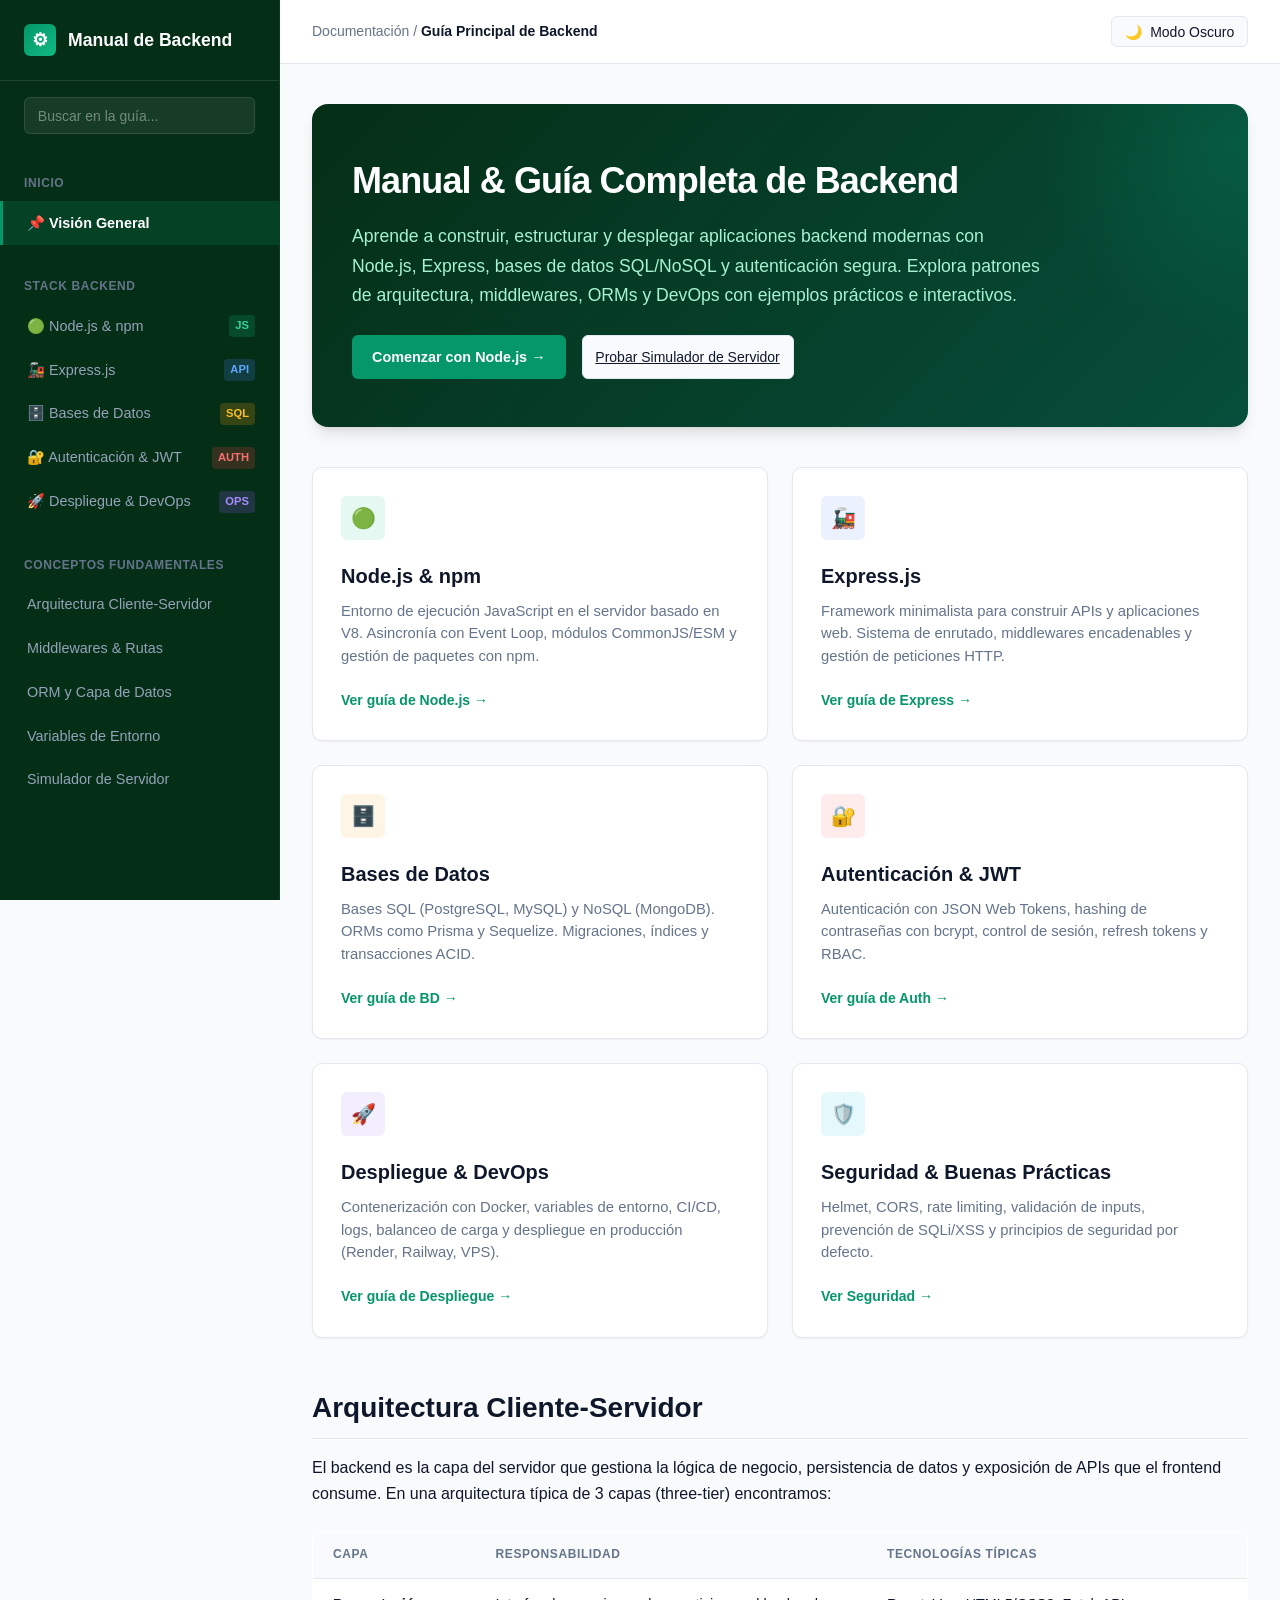
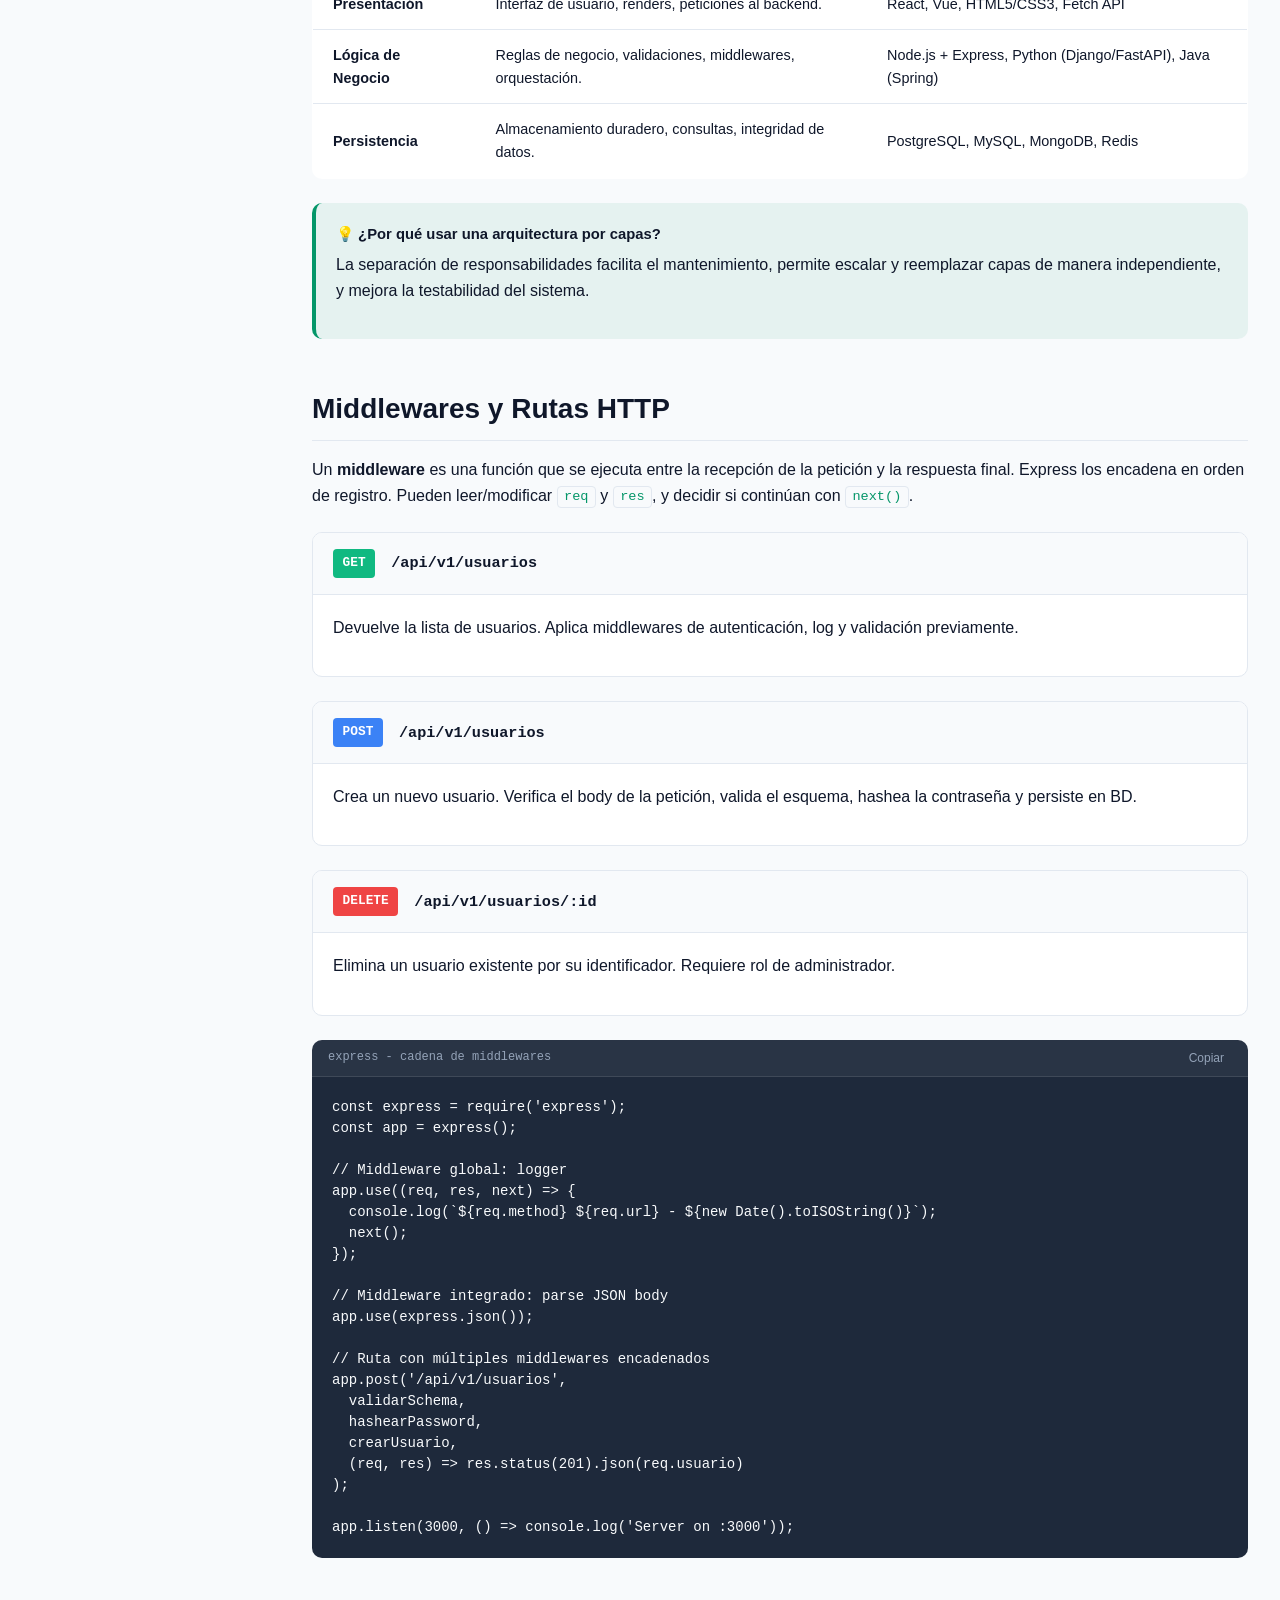
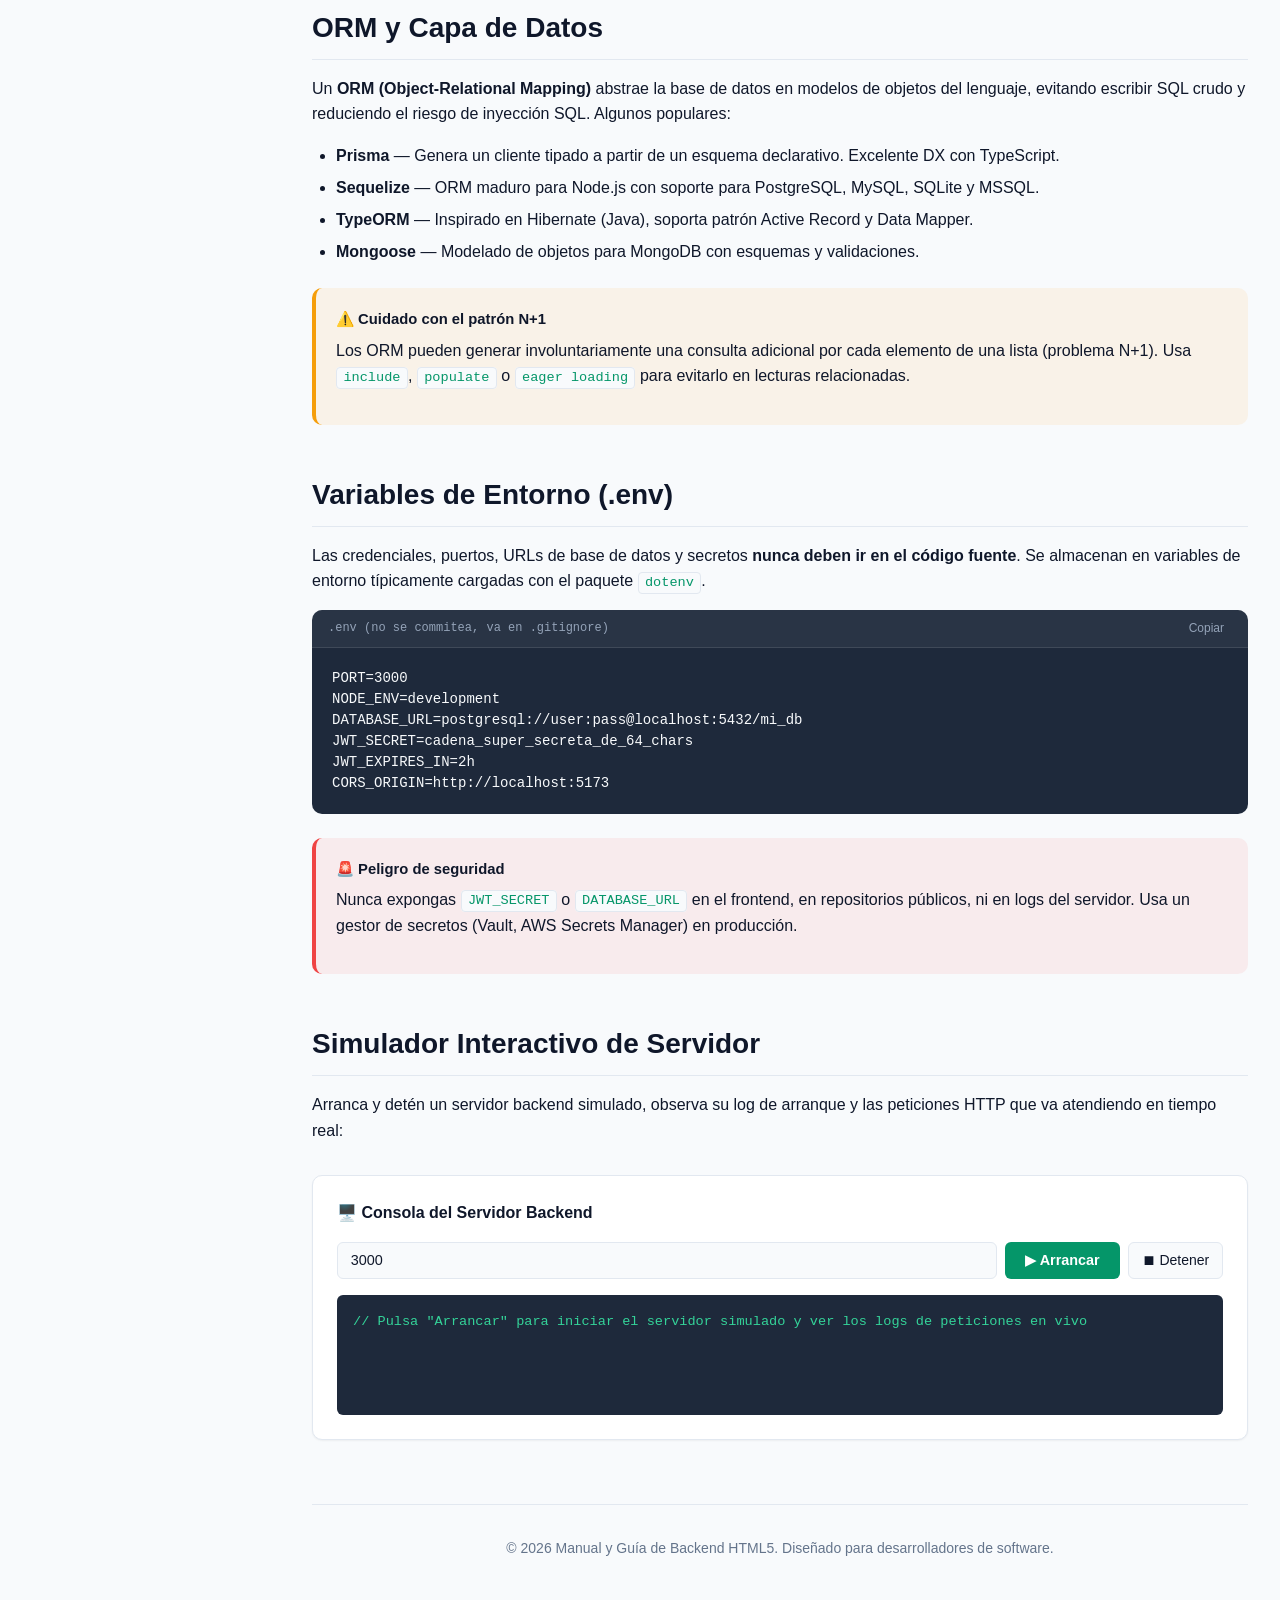
<file: index.html>
<!DOCTYPE html>
<html lang="es">
<head>
  <meta charset="UTF-8">
  <meta name="viewport" content="width=device-width, initial-scale=1.0">
  <title>Manual y Guía Completa de Backend | HTML5 Documentation</title>
  <link rel="stylesheet" href="css/styles.css">
</head>
<body>

  <!-- Lateral Sidebar Navigation -->
  <aside class="sidebar" id="sidebar">
    <div class="sidebar-header">
      <div class="logo-icon">⚙</div>
      <h1>Manual de Backend</h1>
    </div>

    <div class="sidebar-search">
      <input type="text" id="sidebar-search-input" placeholder="Buscar en la guía..." aria-label="Buscar temas">
    </div>

    <nav class="sidebar-nav">
      <div class="nav-group">
        <div class="nav-title">Inicio</div>
        <a href="index.html" class="nav-link active">
          <span>📌 Visión General</span>
        </a>
      </div>

      <div class="nav-group">
        <div class="nav-title">Stack Backend</div>
        <a href="backend/nodejs.html" class="nav-link">
          <span>🟢 Node.js & npm</span>
          <span class="nav-badge badge-node">JS</span>
        </a>
        <a href="backend/express.html" class="nav-link">
          <span>🚂 Express.js</span>
          <span class="nav-badge badge-express">API</span>
        </a>
        <a href="backend/databases.html" class="nav-link">
          <span>🗄️ Bases de Datos</span>
          <span class="nav-badge badge-db">SQL</span>
        </a>
        <a href="backend/auth.html" class="nav-link">
          <span>🔐 Autenticación & JWT</span>
          <span class="nav-badge badge-auth">AUTH</span>
        </a>
        <a href="backend/deploy.html" class="nav-link">
          <span>🚀 Despliegue & DevOps</span>
          <span class="nav-badge badge-deploy">OPS</span>
        </a>
      </div>

      <div class="nav-group">
        <div class="nav-title">Conceptos Fundamentales</div>
        <a href="#arquitectura" class="nav-link"><span>Arquitectura Cliente-Servidor</span></a>
        <a href="#middlewares" class="nav-link"><span>Middlewares & Rutas</span></a>
        <a href="#orm" class="nav-link"><span>ORM y Capa de Datos</span></a>
        <a href="#variables" class="nav-link"><span>Variables de Entorno</span></a>
        <a href="#simulador" class="nav-link"><span>Simulador de Servidor</span></a>
      </div>
    </nav>
  </aside>

  <!-- Main Workspace Content -->
  <div class="main-wrapper">
    <!-- Header Topbar -->
    <header class="top-bar">
      <div class="top-bar-left">
        <button class="menu-toggle" id="menu-toggle" aria-label="Abrir Menú">☰</button>
        <div class="breadcrumb">Documentación / <span>Guía Principal de Backend</span></div>
      </div>
      <div class="top-bar-actions">
        <button class="theme-toggle" id="theme-toggle-btn">
          <span class="theme-icon">🌙</span>
          <span class="theme-text">Modo Oscuro</span>
        </button>
      </div>
    </header>

    <!-- Main Container -->
    <main class="content-container">

      <!-- Hero Header Card -->
      <section class="hero-card">
        <h2>Manual & Guía Completa de Backend</h2>
        <p>Aprende a construir, estructurar y desplegar aplicaciones backend modernas con Node.js, Express, bases de datos SQL/NoSQL y autenticación segura. Explora patrones de arquitectura, middlewares, ORMs y DevOps con ejemplos prácticos e interactivos.</p>
        <div class="hero-actions">
          <a href="backend/nodejs.html" class="btn-primary">Comenzar con Node.js →</a>
          <a href="#simulador" class="btn-secondary">Probar Simulador de Servidor</a>
        </div>
      </section>

      <!-- Architecture Overview Cards -->
      <section class="cards-grid">
        <article class="card">
          <div class="card-icon green">🟢</div>
          <h3>Node.js & npm</h3>
          <p>Entorno de ejecución JavaScript en el servidor basado en V8. Asincronía con Event Loop, módulos CommonJS/ESM y gestión de paquetes con npm.</p>
          <a href="backend/nodejs.html" class="card-link">Ver guía de Node.js →</a>
        </article>

        <article class="card">
          <div class="card-icon blue">🚂</div>
          <h3>Express.js</h3>
          <p>Framework minimalista para construir APIs y aplicaciones web. Sistema de enrutado, middlewares encadenables y gestión de peticiones HTTP.</p>
          <a href="backend/express.html" class="card-link">Ver guía de Express →</a>
        </article>

        <article class="card">
          <div class="card-icon amber">🗄️</div>
          <h3>Bases de Datos</h3>
          <p>Bases SQL (PostgreSQL, MySQL) y NoSQL (MongoDB). ORMs como Prisma y Sequelize. Migraciones, índices y transacciones ACID.</p>
          <a href="backend/databases.html" class="card-link">Ver guía de BD →</a>
        </article>

        <article class="card">
          <div class="card-icon red">🔐</div>
          <h3>Autenticación & JWT</h3>
          <p>Autenticación con JSON Web Tokens, hashing de contraseñas con bcrypt, control de sesión, refresh tokens y RBAC.</p>
          <a href="backend/auth.html" class="card-link">Ver guía de Auth →</a>
        </article>

        <article class="card">
          <div class="card-icon purple">🚀</div>
          <h3>Despliegue & DevOps</h3>
          <p>Contenerización con Docker, variables de entorno, CI/CD, logs, balanceo de carga y despliegue en producción (Render, Railway, VPS).</p>
          <a href="backend/deploy.html" class="card-link">Ver guía de Despliegue →</a>
        </article>

        <article class="card">
          <div class="card-icon cyan">🛡️</div>
          <h3>Seguridad & Buenas Prácticas</h3>
          <p>Helmet, CORS, rate limiting, validación de inputs, prevención de SQLi/XSS y principios de seguridad por defecto.</p>
          <a href="backend/auth.html" class="card-link">Ver Seguridad →</a>
        </article>
      </section>

      <!-- Section: Arquitectura Cliente-Servidor -->
      <section class="doc-section" id="arquitectura">
        <h2>Arquitectura Cliente-Servidor</h2>
        <p>El backend es la capa del servidor que gestiona la lógica de negocio, persistencia de datos y exposición de APIs que el frontend consume. En una arquitectura típica de 3 capas (three-tier) encontramos:</p>

        <div class="table-wrapper">
          <table>
            <thead>
              <tr>
                <th>Capa</th>
                <th>Responsabilidad</th>
                <th>Tecnologías típicas</th>
              </tr>
            </thead>
            <tbody>
              <tr>
                <td><strong>Presentación</strong></td>
                <td>Interfaz de usuario, renders, peticiones al backend.</td>
                <td>React, Vue, HTML5/CSS3, Fetch API</td>
              </tr>
              <tr>
                <td><strong>Lógica de Negocio</strong></td>
                <td>Reglas de negocio, validaciones, middlewares, orquestación.</td>
                <td>Node.js + Express, Python (Django/FastAPI), Java (Spring)</td>
              </tr>
              <tr>
                <td><strong>Persistencia</strong></td>
                <td>Almacenamiento duradero, consultas, integridad de datos.</td>
                <td>PostgreSQL, MySQL, MongoDB, Redis</td>
              </tr>
            </tbody>
          </table>
        </div>

        <div class="callout callout-info">
          <div class="callout-title">💡 ¿Por qué usar una arquitectura por capas?</div>
          <p>La separación de responsabilidades facilita el mantenimiento, permite escalar y reemplazar capas de manera independiente, y mejora la testabilidad del sistema.</p>
        </div>
      </section>

      <!-- Section: Middlewares y Rutas -->
      <section class="doc-section" id="middlewares">
        <h2>Middlewares y Rutas HTTP</h2>
        <p>Un <strong>middleware</strong> es una función que se ejecuta entre la recepción de la petición y la respuesta final. Express los encadena en orden de registro. Pueden leer/modificar <code>req</code> y <code>res</code>, y decidir si continúan con <code>next()</code>.</p>

        <div class="endpoint-box">
          <div class="endpoint-header">
            <span class="method-tag get">GET</span>
            <span class="endpoint-path">/api/v1/usuarios</span>
          </div>
          <div class="endpoint-body">
            <p>Devuelve la lista de usuarios. Aplica middlewares de autenticación, log y validación previamente.</p>
          </div>
        </div>

        <div class="endpoint-box">
          <div class="endpoint-header">
            <span class="method-tag post">POST</span>
            <span class="endpoint-path">/api/v1/usuarios</span>
          </div>
          <div class="endpoint-body">
            <p>Crea un nuevo usuario. Verifica el body de la petición, valida el esquema, hashea la contraseña y persiste en BD.</p>
          </div>
        </div>

        <div class="endpoint-box">
          <div class="endpoint-header">
            <span class="method-tag delete">DELETE</span>
            <span class="endpoint-path">/api/v1/usuarios/:id</span>
          </div>
          <div class="endpoint-body">
            <p>Elimina un usuario existente por su identificador. Requiere rol de administrador.</p>
          </div>
        </div>

        <div class="code-wrapper">
          <div class="code-header">
            <span>express - cadena de middlewares</span>
            <button class="copy-btn">Copiar</button>
          </div>
          <pre><code>const express = require('express');
const app = express();

// Middleware global: logger
app.use((req, res, next) => {
  console.log(`${req.method} ${req.url} - ${new Date().toISOString()}`);
  next();
});

// Middleware integrado: parse JSON body
app.use(express.json());

// Ruta con múltiples middlewares encadenados
app.post('/api/v1/usuarios',
  validarSchema,
  hashearPassword,
  crearUsuario,
  (req, res) => res.status(201).json(req.usuario)
);

app.listen(3000, () => console.log('Server on :3000'));</code></pre>
        </div>
      </section>

      <!-- Section: ORM -->
      <section class="doc-section" id="orm">
        <h2>ORM y Capa de Datos</h2>
        <p>Un <strong>ORM (Object-Relational Mapping)</strong> abstrae la base de datos en modelos de objetos del lenguaje, evitando escribir SQL crudo y reduciendo el riesgo de inyección SQL. Algunos populares:</p>

        <ul>
          <li><strong>Prisma</strong> — Genera un cliente tipado a partir de un esquema declarativo. Excelente DX con TypeScript.</li>
          <li><strong>Sequelize</strong> — ORM maduro para Node.js con soporte para PostgreSQL, MySQL, SQLite y MSSQL.</li>
          <li><strong>TypeORM</strong> — Inspirado en Hibernate (Java), soporta patrón Active Record y Data Mapper.</li>
          <li><strong>Mongoose</strong> — Modelado de objetos para MongoDB con esquemas y validaciones.</li>
        </ul>

        <div class="callout callout-warning">
          <div class="callout-title">⚠️ Cuidado con el patrón N+1</div>
          <p>Los ORM pueden generar involuntariamente una consulta adicional por cada elemento de una lista (problema N+1). Usa <code>include</code>, <code>populate</code> o <code>eager loading</code> para evitarlo en lecturas relacionadas.</p>
        </div>
      </section>

      <!-- Section: Variables de Entorno -->
      <section class="doc-section" id="variables">
        <h2>Variables de Entorno (.env)</h2>
        <p>Las credenciales, puertos, URLs de base de datos y secretos <strong>nunca deben ir en el código fuente</strong>. Se almacenan en variables de entorno típicamente cargadas con el paquete <code>dotenv</code>.</p>

        <div class="code-wrapper">
          <div class="code-header">
            <span>.env (no se commitea, va en .gitignore)</span>
            <button class="copy-btn">Copiar</button>
          </div>
          <pre><code>PORT=3000
NODE_ENV=development
DATABASE_URL=postgresql://user:pass@localhost:5432/mi_db
JWT_SECRET=cadena_super_secreta_de_64_chars
JWT_EXPIRES_IN=2h
CORS_ORIGIN=http://localhost:5173</code></pre>
        </div>

        <div class="callout callout-danger">
          <div class="callout-title">🚨 Peligro de seguridad</div>
          <p>Nunca expongas <code>JWT_SECRET</code> o <code>DATABASE_URL</code> en el frontend, en repositorios públicos, ni en logs del servidor. Usa un gestor de secretos (Vault, AWS Secrets Manager) en producción.</p>
        </div>
      </section>

      <!-- Interactive Server Simulator -->
      <section class="doc-section" id="simulador">
        <h2>Simulador Interactivo de Servidor</h2>
        <p>Arranca y detén un servidor backend simulado, observa su log de arranque y las peticiones HTTP que va atendiendo en tiempo real:</p>

        <div class="tester-box">
          <div class="tester-title">🖥️ Consola del Servidor Backend</div>
          <div class="tester-controls">
            <input type="text" id="server-port" value="3000" placeholder="Puerto">
            <button class="btn-primary" id="server-start-btn">▶ Arrancar</button>
            <button class="btn-secondary" id="server-stop-btn">⏹ Detener</button>
          </div>
          <div class="response-box" id="server-log">// Pulsa "Arrancar" para iniciar el servidor simulado y ver los logs de peticiones en vivo</div>
        </div>
      </section>

      <!-- Footer -->
      <footer>
        <p>© 2026 Manual y Guía de Backend HTML5. Diseñado para desarrolladores de software.</p>
      </footer>

    </main>
  </div>

  <script src="js/app.js"></script>
</body>
</html>
</file>
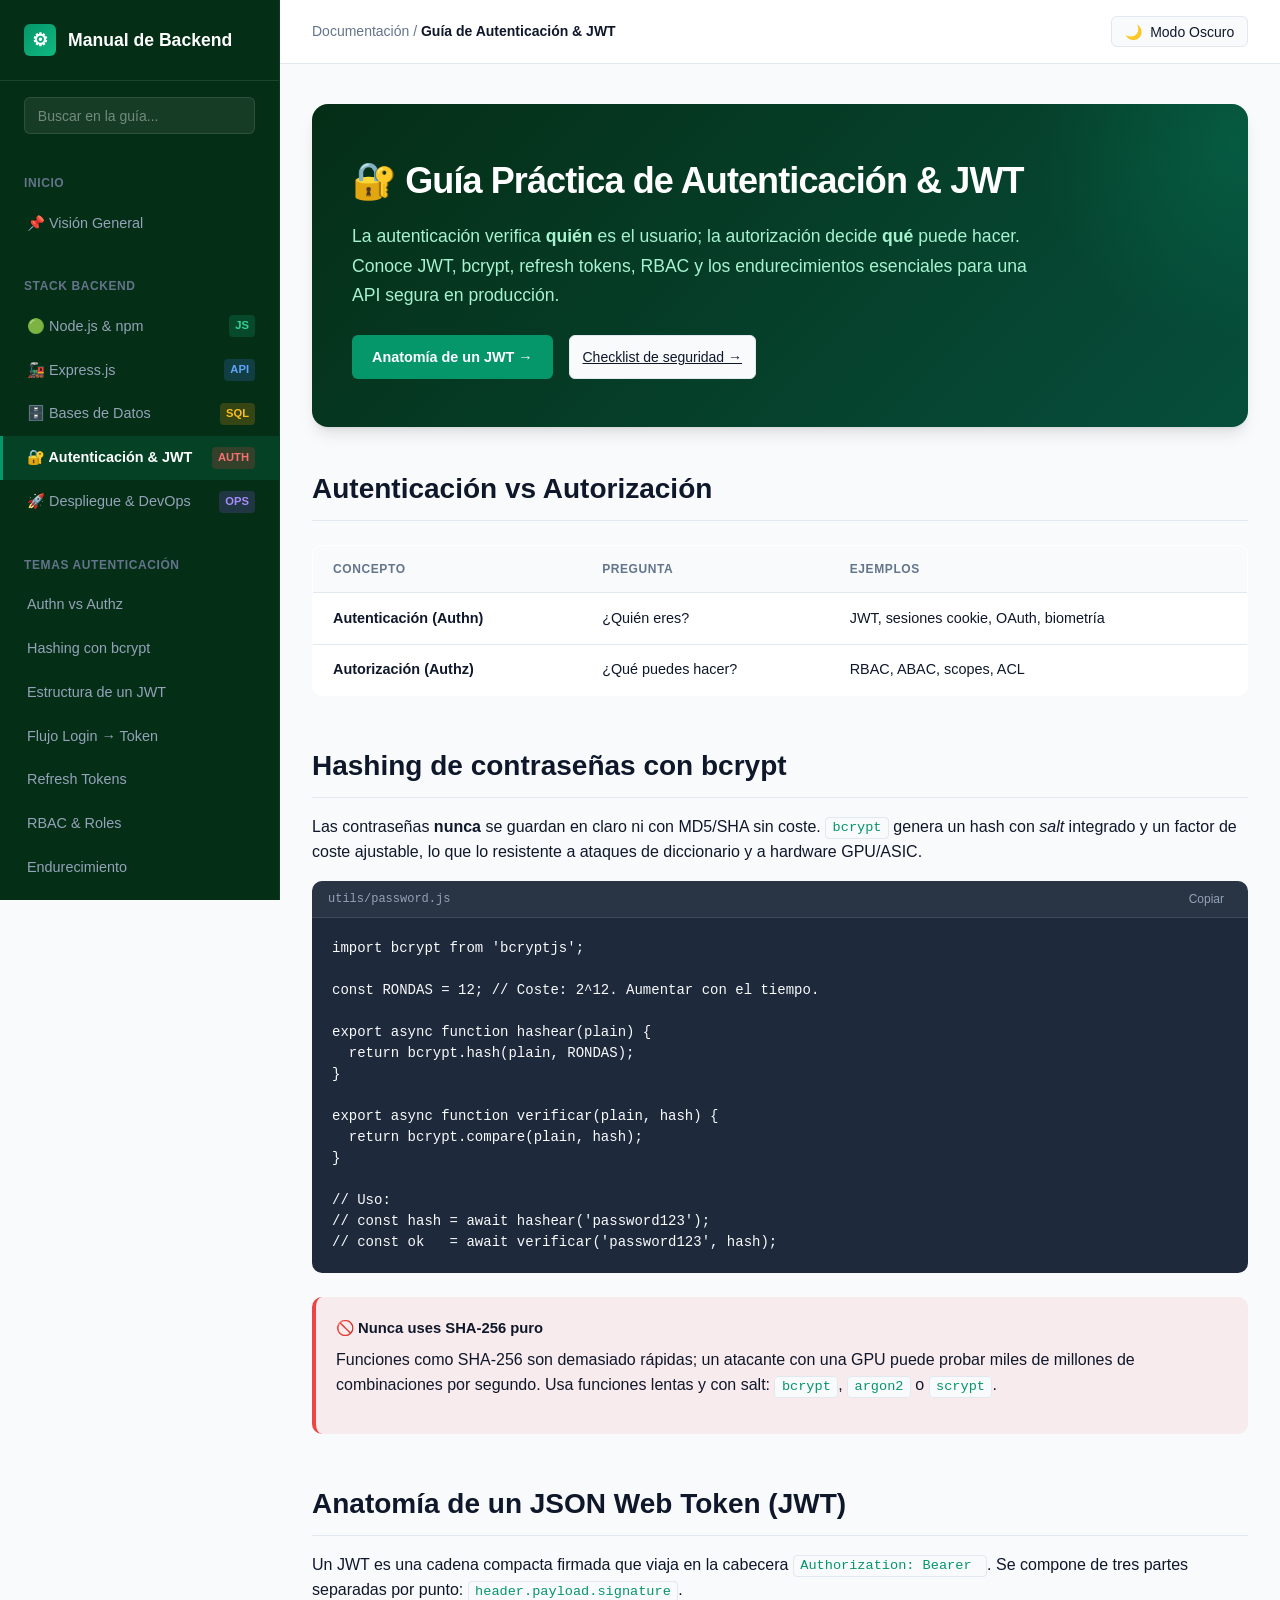
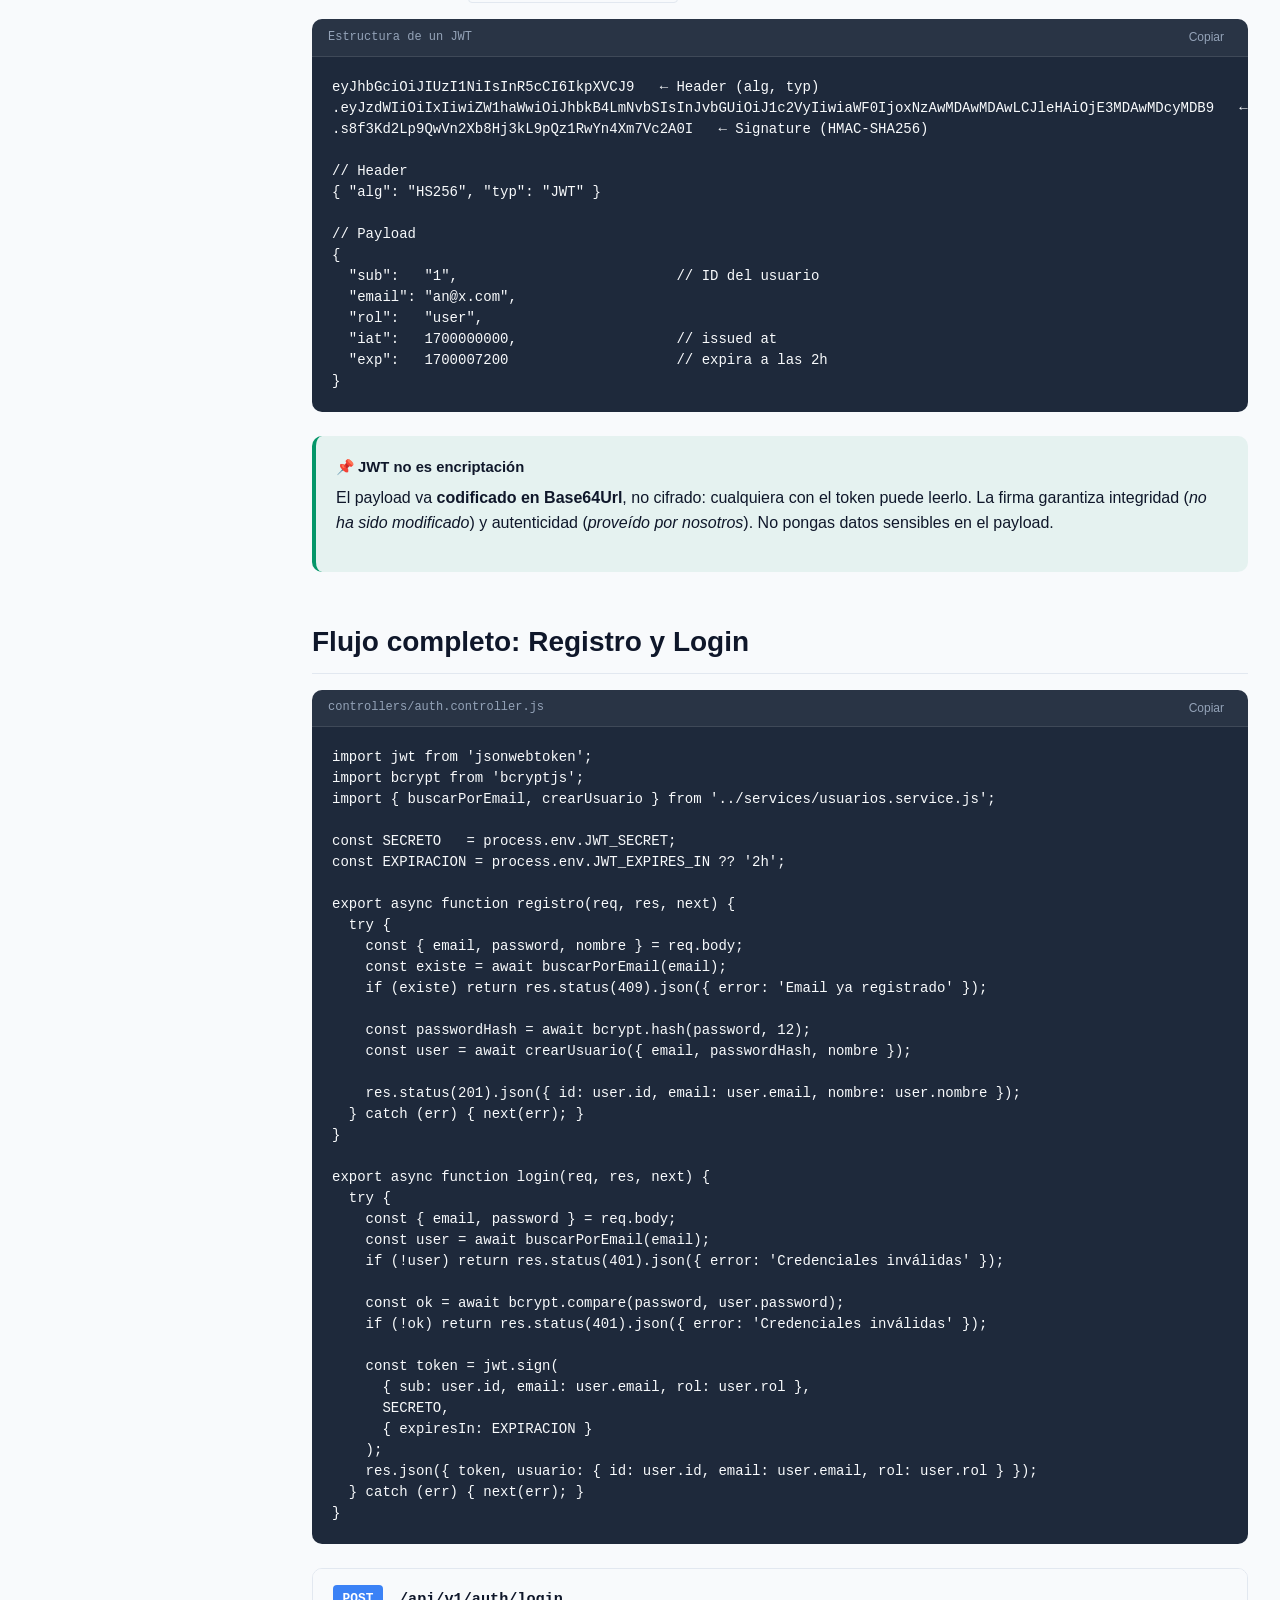
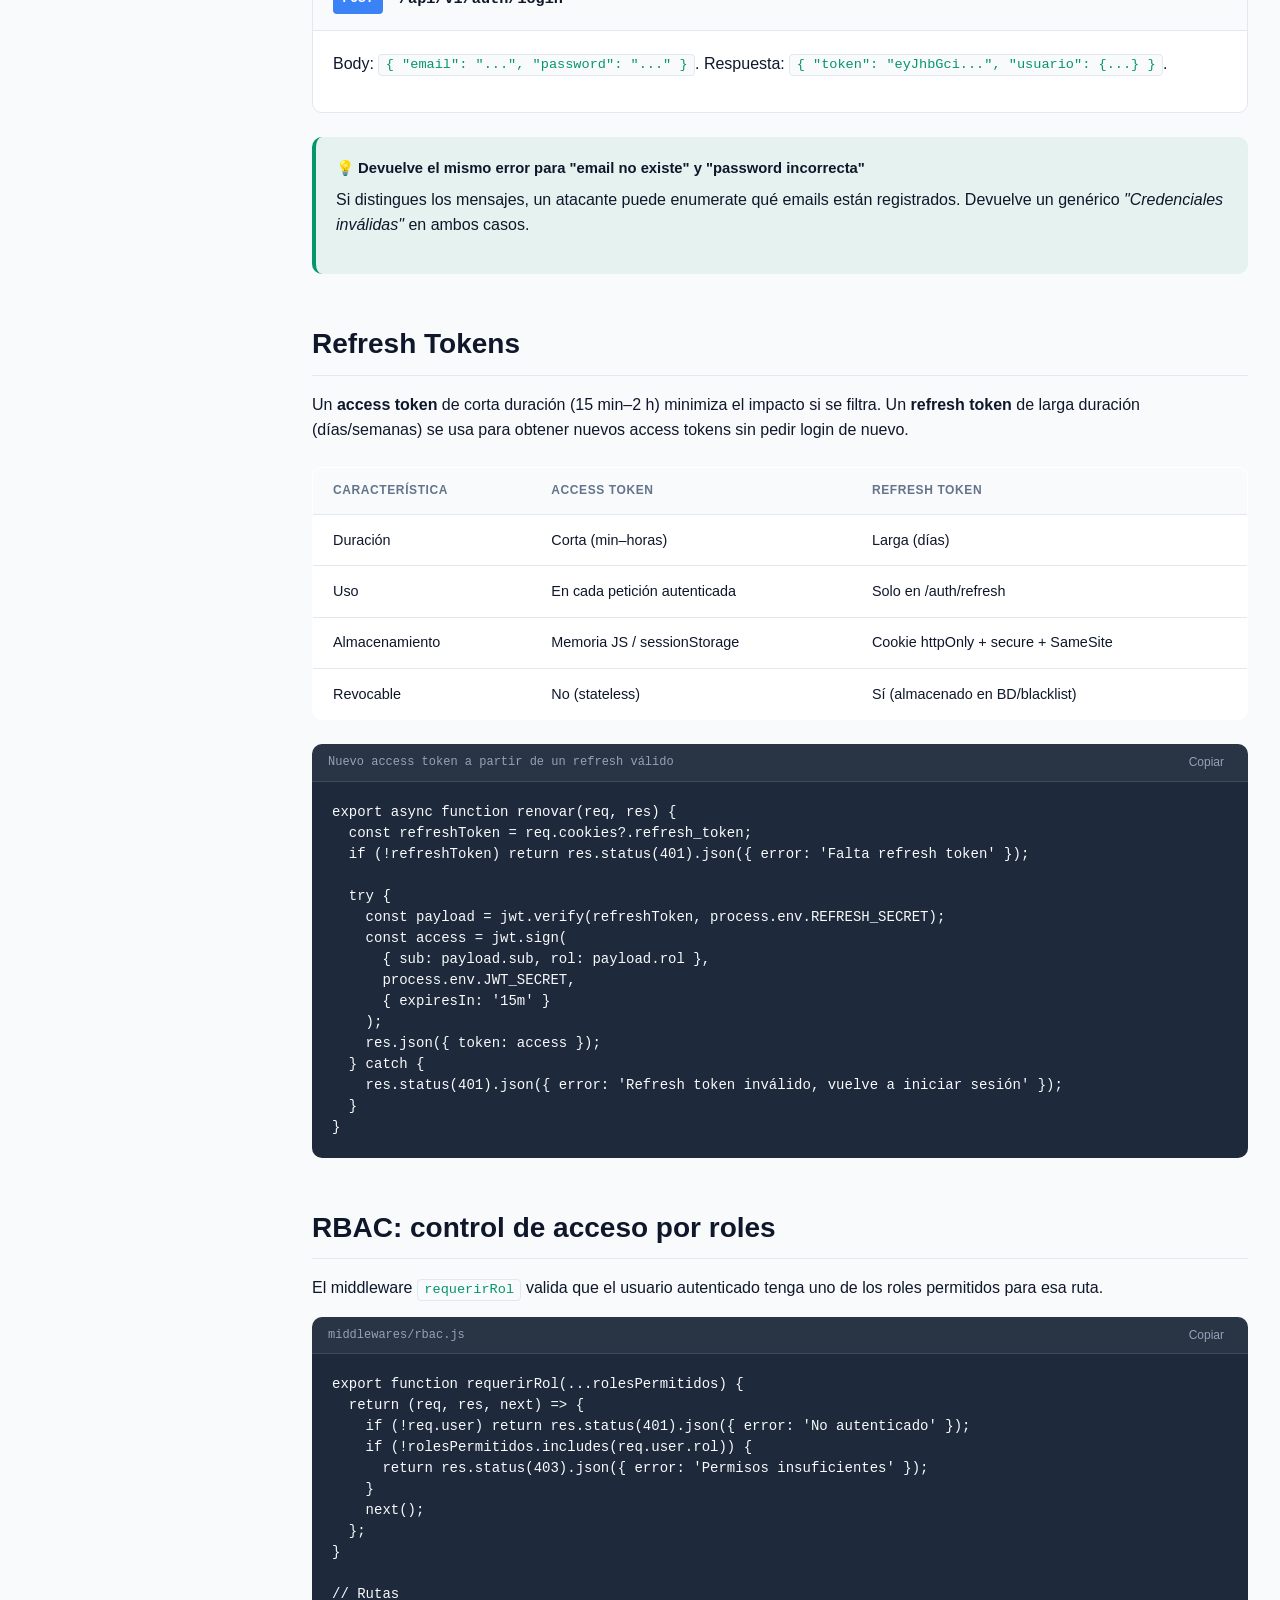
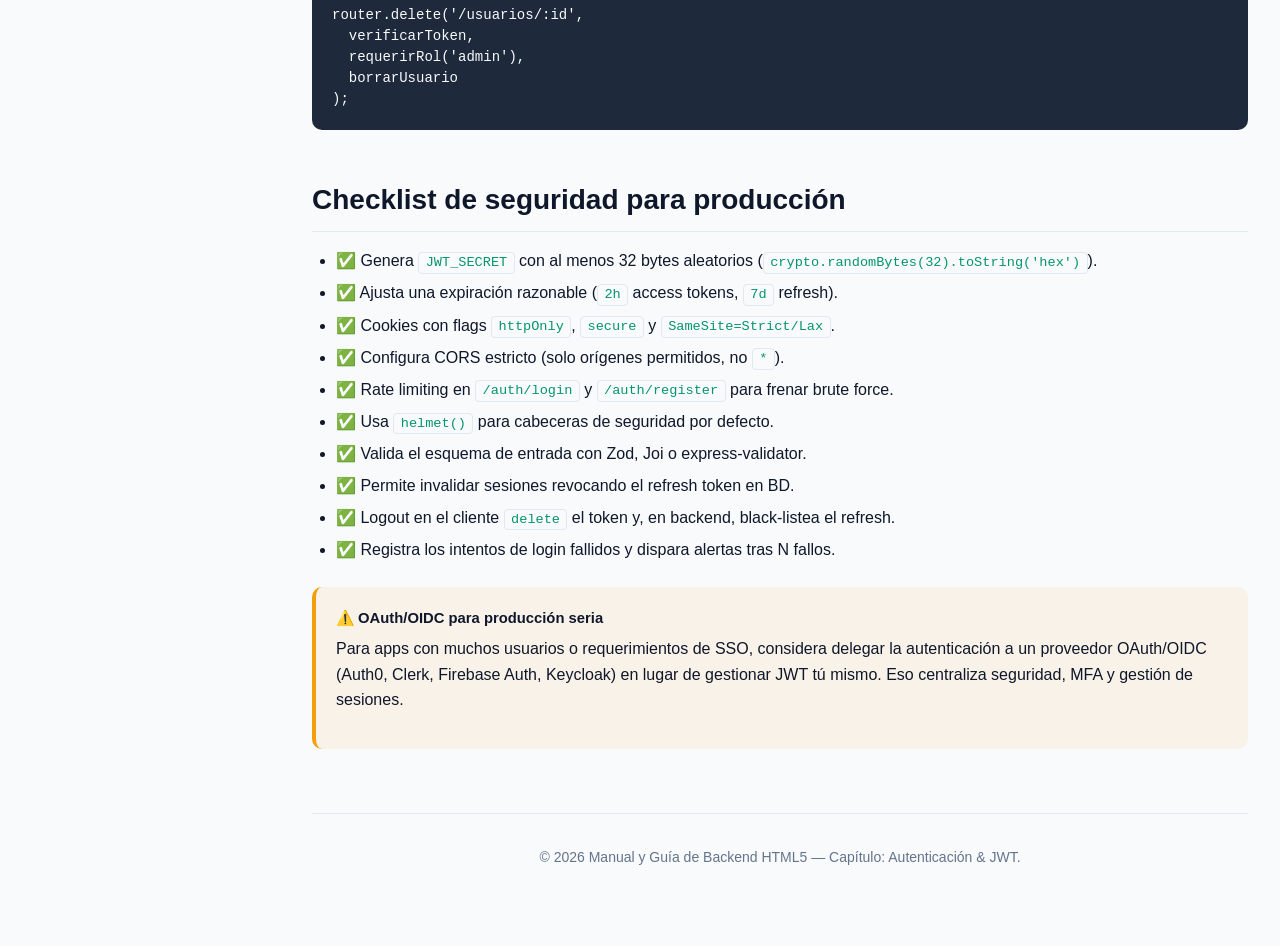
<file: backend/auth.html>
<!DOCTYPE html>
<html lang="es">
<head>
  <meta charset="UTF-8">
  <meta name="viewport" content="width=device-width, initial-scale=1.0">
  <title>Guía de Autenticación & JWT | Manual de Backend</title>
  <link rel="stylesheet" href="../css/styles.css">
</head>
<body>

  <aside class="sidebar" id="sidebar">
    <div class="sidebar-header">
      <div class="logo-icon">⚙</div>
      <h1>Manual de Backend</h1>
    </div>

    <div class="sidebar-search">
      <input type="text" id="sidebar-search-input" placeholder="Buscar en la guía..." aria-label="Buscar temas">
    </div>

    <nav class="sidebar-nav">
      <div class="nav-group">
        <div class="nav-title">Inicio</div>
        <a href="../index.html" class="nav-link">
          <span>📌 Visión General</span>
        </a>
      </div>

      <div class="nav-group">
        <div class="nav-title">Stack Backend</div>
        <a href="nodejs.html" class="nav-link">
          <span>🟢 Node.js & npm</span>
          <span class="nav-badge badge-node">JS</span>
        </a>
        <a href="express.html" class="nav-link">
          <span>🚂 Express.js</span>
          <span class="nav-badge badge-express">API</span>
        </a>
        <a href="databases.html" class="nav-link">
          <span>🗄️ Bases de Datos</span>
          <span class="nav-badge badge-db">SQL</span>
        </a>
        <a href="auth.html" class="nav-link active">
          <span>🔐 Autenticación & JWT</span>
          <span class="nav-badge badge-auth">AUTH</span>
        </a>
        <a href="deploy.html" class="nav-link">
          <span>🚀 Despliegue & DevOps</span>
          <span class="nav-badge badge-deploy">OPS</span>
        </a>
      </div>

      <div class="nav-group">
        <div class="nav-title">Temas Autenticación</div>
        <a href="#conceptos" class="nav-link"><span>Authn vs Authz</span></a>
        <a href="#bcrypt" class="nav-link"><span>Hashing con bcrypt</span></a>
        <a href="#jwt" class="nav-link"><span>Estructura de un JWT</span></a>
        <a href="#flujo" class="nav-link"><span>Flujo Login → Token</span></a>
        <a href="#refresh" class="nav-link"><span>Refresh Tokens</span></a>
        <a href="#rbac" class="nav-link"><span>RBAC & Roles</span></a>
        <a href="#seguridad" class="nav-link"><span>Endurecimiento</span></a>
      </div>
    </nav>
  </aside>

  <div class="main-wrapper">
    <header class="top-bar">
      <div class="top-bar-left">
        <button class="menu-toggle" id="menu-toggle" aria-label="Abrir Menú">☰</button>
        <div class="breadcrumb"><a href="../index.html">Documentación</a> / <span>Guía de Autenticación & JWT</span></div>
      </div>
      <div class="top-bar-actions">
        <button class="theme-toggle" id="theme-toggle-btn">
          <span class="theme-icon">🌙</span>
          <span class="theme-text">Modo Oscuro</span>
        </button>
      </div>
    </header>

    <main class="content-container">

      <section class="hero-card">
        <h2>🔐 Guía Práctica de Autenticación & JWT</h2>
        <p>La autenticación verifica <strong>quién</strong> es el usuario; la autorización decide <strong>qué</strong> puede hacer. Conoce JWT, bcrypt, refresh tokens, RBAC y los endurecimientos esenciales para una API segura en producción.</p>
        <div class="hero-actions">
          <a href="#jwt" class="btn-primary">Anatomía de un JWT →</a>
          <a href="#seguridad" class="btn-secondary">Checklist de seguridad →</a>
        </div>
      </section>

      <section class="doc-section" id="conceptos">
        <h2>Autenticación vs Autorización</h2>
        <div class="table-wrapper">
          <table>
            <thead>
              <tr><th>Concepto</th><th>Pregunta</th><th>Ejemplos</th></tr>
            </thead>
            <tbody>
              <tr>
                <td><strong>Autenticación (Authn)</strong></td>
                <td>¿Quién eres?</td>
                <td>JWT, sesiones cookie, OAuth, biometría</td>
              </tr>
              <tr>
                <td><strong>Autorización (Authz)</strong></td>
                <td>¿Qué puedes hacer?</td>
                <td>RBAC, ABAC, scopes, ACL</td>
              </tr>
            </tbody>
          </table>
        </div>
      </section>

      <section class="doc-section" id="bcrypt">
        <h2>Hashing de contraseñas con bcrypt</h2>
        <p>Las contraseñas <strong>nunca</strong> se guardan en claro ni con MD5/SHA sin coste. <code>bcrypt</code> genera un hash con <em>salt</em> integrado y un factor de coste ajustable, lo que lo resistente a ataques de diccionario y a hardware GPU/ASIC.</p>

        <div class="code-wrapper">
          <div class="code-header">
            <span>utils/password.js</span>
            <button class="copy-btn">Copiar</button>
          </div>
          <pre><code>import bcrypt from 'bcryptjs';

const RONDAS = 12; // Coste: 2^12. Aumentar con el tiempo.

export async function hashear(plain) {
  return bcrypt.hash(plain, RONDAS);
}

export async function verificar(plain, hash) {
  return bcrypt.compare(plain, hash);
}

// Uso:
// const hash = await hashear('password123');
// const ok   = await verificar('password123', hash);</code></pre>
        </div>

        <div class="callout callout-danger">
          <div class="callout-title">🚫 Nunca uses SHA-256 puro</div>
          <p>Funciones como SHA-256 son demasiado rápidas; un atacante con una GPU puede probar miles de millones de combinaciones por segundo. Usa funciones lentas y con salt: <code>bcrypt</code>, <code>argon2</code> o <code>scrypt</code>.</p>
        </div>
      </section>

      <section class="doc-section" id="jwt">
        <h2>Anatomía de un JSON Web Token (JWT)</h2>
        <p>Un JWT es una cadena compacta firmada que viaja en la cabecera <code>Authorization: Bearer <token></code>. Se compone de tres partes separadas por punto: <code>header.payload.signature</code>.</p>

        <div class="code-wrapper">
          <div class="code-header">
            <span>Estructura de un JWT</span>
            <button class="copy-btn">Copiar</button>
          </div>
          <pre><code>eyJhbGciOiJIUzI1NiIsInR5cCI6IkpXVCJ9   ← Header (alg, typ)
.eyJzdWIiOiIxIiwiZW1haWwiOiJhbkB4LmNvbSIsInJvbGUiOiJ1c2VyIiwiaWF0IjoxNzAwMDAwMDAwLCJleHAiOjE3MDAwMDcyMDB9   ← Payload (claims)
.s8f3Kd2Lp9QwVn2Xb8Hj3kL9pQz1RwYn4Xm7Vc2A0I   ← Signature (HMAC-SHA256)

// Header
{ "alg": "HS256", "typ": "JWT" }

// Payload
{
  "sub":   "1",                          // ID del usuario
  "email": "an@x.com",
  "rol":   "user",
  "iat":   1700000000,                   // issued at
  "exp":   1700007200                    // expira a las 2h
}</code></pre>
        </div>

        <div class="callout callout-info">
          <div class="callout-title">📌 JWT no es encriptación</div>
          <p>El payload va <strong>codificado en Base64Url</strong>, no cifrado: cualquiera con el token puede leerlo. La firma garantiza integridad (<em>no ha sido modificado</em>) y autenticidad (<em>proveído por nosotros</em>). No pongas datos sensibles en el payload.</p>
        </div>
      </section>

      <section class="doc-section" id="flujo">
        <h2>Flujo completo: Registro y Login</h2>

        <div class="code-wrapper">
          <div class="code-header">
            <span>controllers/auth.controller.js</span>
            <button class="copy-btn">Copiar</button>
          </div>
          <pre><code>import jwt from 'jsonwebtoken';
import bcrypt from 'bcryptjs';
import { buscarPorEmail, crearUsuario } from '../services/usuarios.service.js';

const SECRETO   = process.env.JWT_SECRET;
const EXPIRACION = process.env.JWT_EXPIRES_IN ?? '2h';

export async function registro(req, res, next) {
  try {
    const { email, password, nombre } = req.body;
    const existe = await buscarPorEmail(email);
    if (existe) return res.status(409).json({ error: 'Email ya registrado' });

    const passwordHash = await bcrypt.hash(password, 12);
    const user = await crearUsuario({ email, passwordHash, nombre });

    res.status(201).json({ id: user.id, email: user.email, nombre: user.nombre });
  } catch (err) { next(err); }
}

export async function login(req, res, next) {
  try {
    const { email, password } = req.body;
    const user = await buscarPorEmail(email);
    if (!user) return res.status(401).json({ error: 'Credenciales inválidas' });

    const ok = await bcrypt.compare(password, user.password);
    if (!ok) return res.status(401).json({ error: 'Credenciales inválidas' });

    const token = jwt.sign(
      { sub: user.id, email: user.email, rol: user.rol },
      SECRETO,
      { expiresIn: EXPIRACION }
    );
    res.json({ token, usuario: { id: user.id, email: user.email, rol: user.rol } });
  } catch (err) { next(err); }
}</code></pre>
        </div>

        <div class="endpoint-box">
          <div class="endpoint-header">
            <span class="method-tag post">POST</span>
            <span class="endpoint-path">/api/v1/auth/login</span>
          </div>
          <div class="endpoint-body">
            <p>Body: <code>{ "email": "...", "password": "..." }</code>. Respuesta: <code>{ "token": "eyJhbGci...", "usuario": {...} }</code>.</p>
          </div>
        </div>

        <div class="callout callout-info">
          <div class="callout-title">💡 Devuelve el mismo error para "email no existe" y "password incorrecta"</div>
          <p>Si distingues los mensajes, un atacante puede enumerate qué emails están registrados. Devuelve un genérico <em>"Credenciales inválidas"</em> en ambos casos.</p>
        </div>
      </section>

      <section class="doc-section" id="refresh">
        <h2>Refresh Tokens</h2>
        <p>Un <strong>access token</strong> de corta duración (15 min–2 h) minimiza el impacto si se filtra. Un <strong>refresh token</strong> de larga duración (días/semanas) se usa para obtener nuevos access tokens sin pedir login de nuevo.</p>

        <div class="table-wrapper">
          <table>
            <thead>
              <tr><th>Característica</th><th>Access Token</th><th>Refresh Token</th></tr>
            </thead>
            <tbody>
              <tr><td>Duración</td><td>Corta (min–horas)</td><td>Larga (días)</td></tr>
              <tr><td>Uso</td><td>En cada petición autenticada</td><td>Solo en /auth/refresh</td></tr>
              <tr><td>Almacenamiento</td><td>Memoria JS / sessionStorage</td><td>Cookie httpOnly + secure + SameSite</td></tr>
              <tr><td>Revocable</td><td>No (stateless)</td><td>Sí (almacenado en BD/blacklist)</td></tr>
            </tbody>
          </table>
        </div>

        <div class="code-wrapper">
          <div class="code-header">
            <span>Nuevo access token a partir de un refresh válido</span>
            <button class="copy-btn">Copiar</button>
          </div>
          <pre><code>export async function renovar(req, res) {
  const refreshToken = req.cookies?.refresh_token;
  if (!refreshToken) return res.status(401).json({ error: 'Falta refresh token' });

  try {
    const payload = jwt.verify(refreshToken, process.env.REFRESH_SECRET);
    const access = jwt.sign(
      { sub: payload.sub, rol: payload.rol },
      process.env.JWT_SECRET,
      { expiresIn: '15m' }
    );
    res.json({ token: access });
  } catch {
    res.status(401).json({ error: 'Refresh token inválido, vuelve a iniciar sesión' });
  }
}</code></pre>
        </div>
      </section>

      <section class="doc-section" id="rbac">
        <h2>RBAC: control de acceso por roles</h2>
        <p>El middleware <code>requerirRol</code> valida que el usuario autenticado tenga uno de los roles permitidos para esa ruta.</p>

        <div class="code-wrapper">
          <div class="code-header">
            <span>middlewares/rbac.js</span>
            <button class="copy-btn">Copiar</button>
          </div>
          <pre><code>export function requerirRol(...rolesPermitidos) {
  return (req, res, next) => {
    if (!req.user) return res.status(401).json({ error: 'No autenticado' });
    if (!rolesPermitidos.includes(req.user.rol)) {
      return res.status(403).json({ error: 'Permisos insuficientes' });
    }
    next();
  };
}

// Rutas
router.delete('/usuarios/:id',
  verificarToken,
  requerirRol('admin'),
  borrarUsuario
);</code></pre>
        </div>
      </section>

      <section class="doc-section" id="seguridad">
        <h2>Checklist de seguridad para producción</h2>
        <ul>
          <li>✅ Genera <code>JWT_SECRET</code> con al menos 32 bytes aleatorios (<code>crypto.randomBytes(32).toString('hex')</code>).</li>
          <li>✅ Ajusta una expiración razonable (<code>2h</code> access tokens, <code>7d</code> refresh).</li>
          <li>✅ Cookies con flags <code>httpOnly</code>, <code>secure</code> y <code>SameSite=Strict/Lax</code>.</li>
          <li>✅ Configura CORS estricto (solo orígenes permitidos, no <code>*</code>).</li>
          <li>✅ Rate limiting en <code>/auth/login</code> y <code>/auth/register</code> para frenar brute force.</li>
          <li>✅ Usa <code>helmet()</code> para cabeceras de seguridad por defecto.</li>
          <li>✅ Valida el esquema de entrada con Zod, Joi o express-validator.</li>
          <li>✅ Permite invalidar sesiones revocando el refresh token en BD.</li>
          <li>✅ Logout en el cliente <code>delete</code> el token y, en backend, black-listea el refresh.</li>
          <li>✅ Registra los intentos de login fallidos y dispara alertas tras N fallos.</li>
        </ul>

        <div class="callout callout-warning">
          <div class="callout-title">⚠️ OAuth/OIDC para producción seria</div>
          <p>Para apps con muchos usuarios o requerimientos de SSO, considera delegar la autenticación a un proveedor OAuth/OIDC (Auth0, Clerk, Firebase Auth, Keycloak) en lugar de gestionar JWT tú mismo. Eso centraliza seguridad, MFA y gestión de sesiones.</p>
        </div>
      </section>

      <footer>
        <p>© 2026 Manual y Guía de Backend HTML5 — Capítulo: Autenticación & JWT.</p>
      </footer>
    </main>
  </div>

  <script src="../js/app.js"></script>
</body>
</html>
</file>
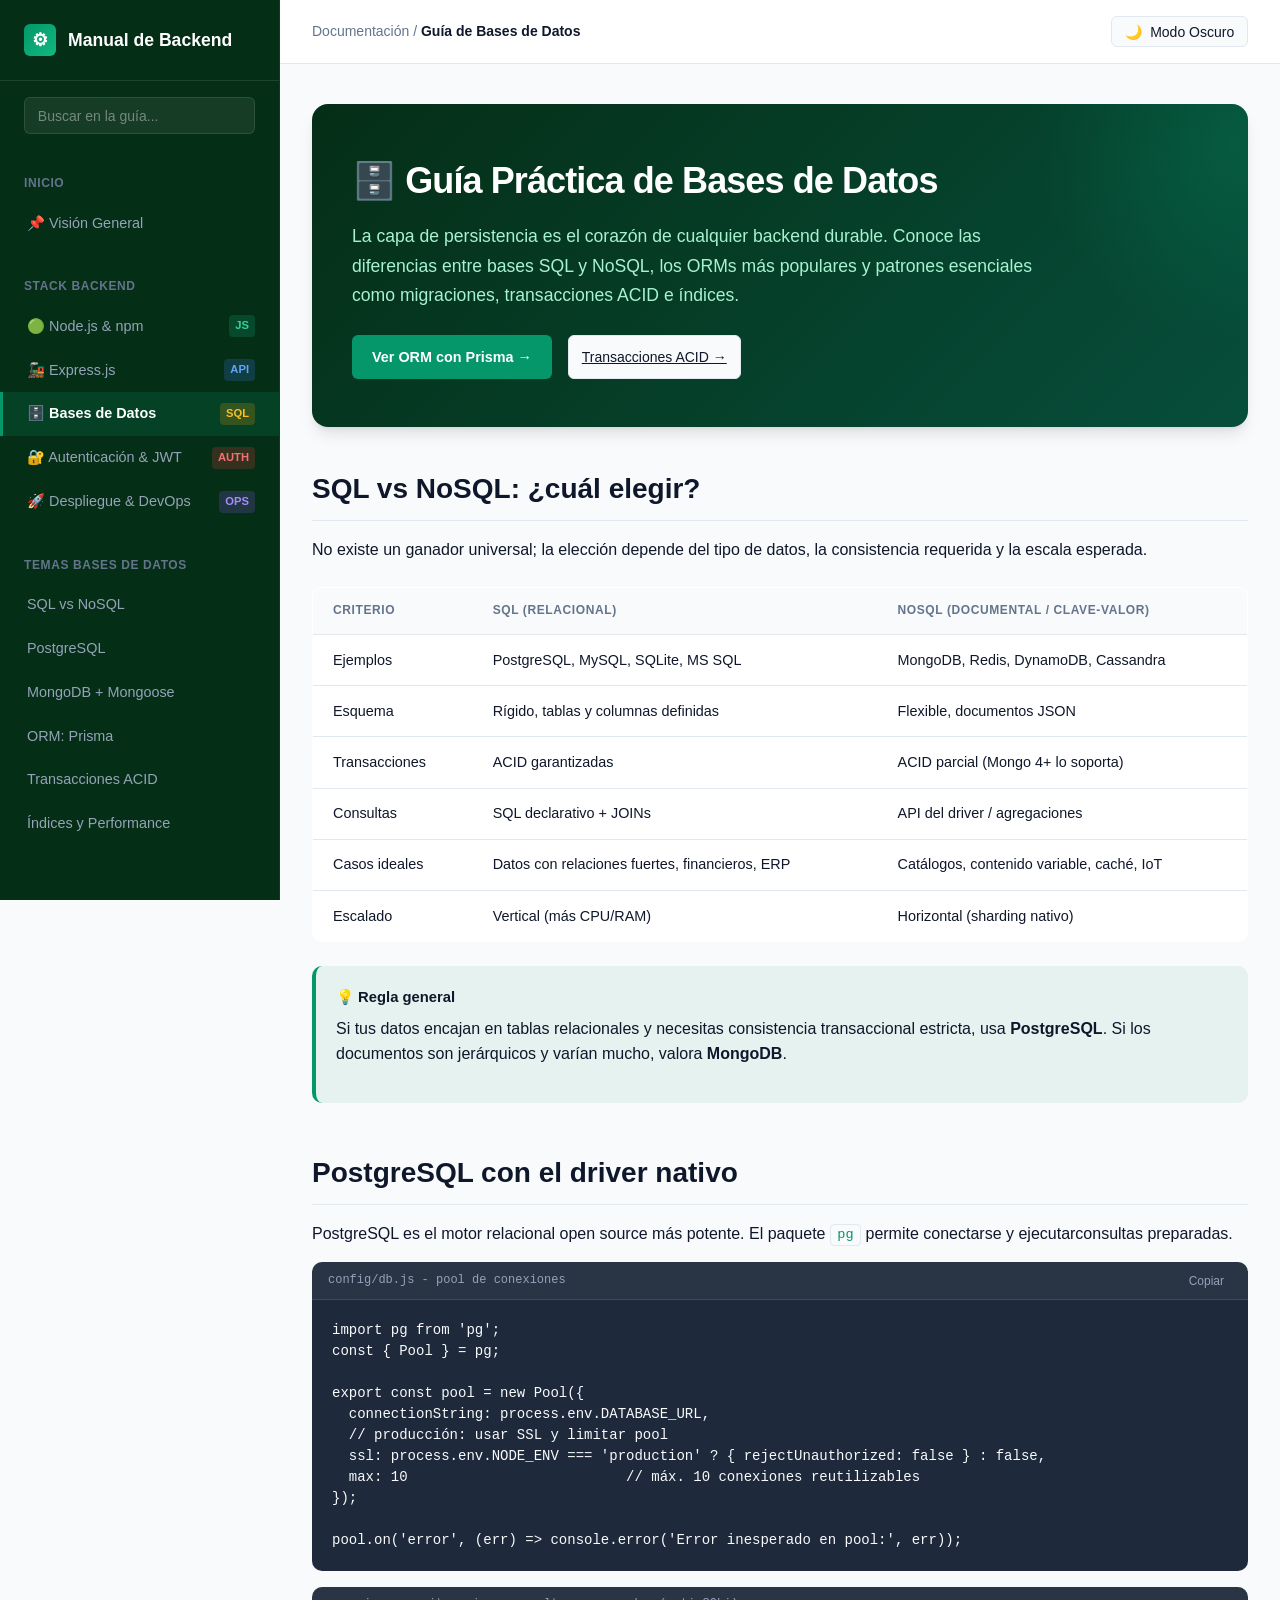
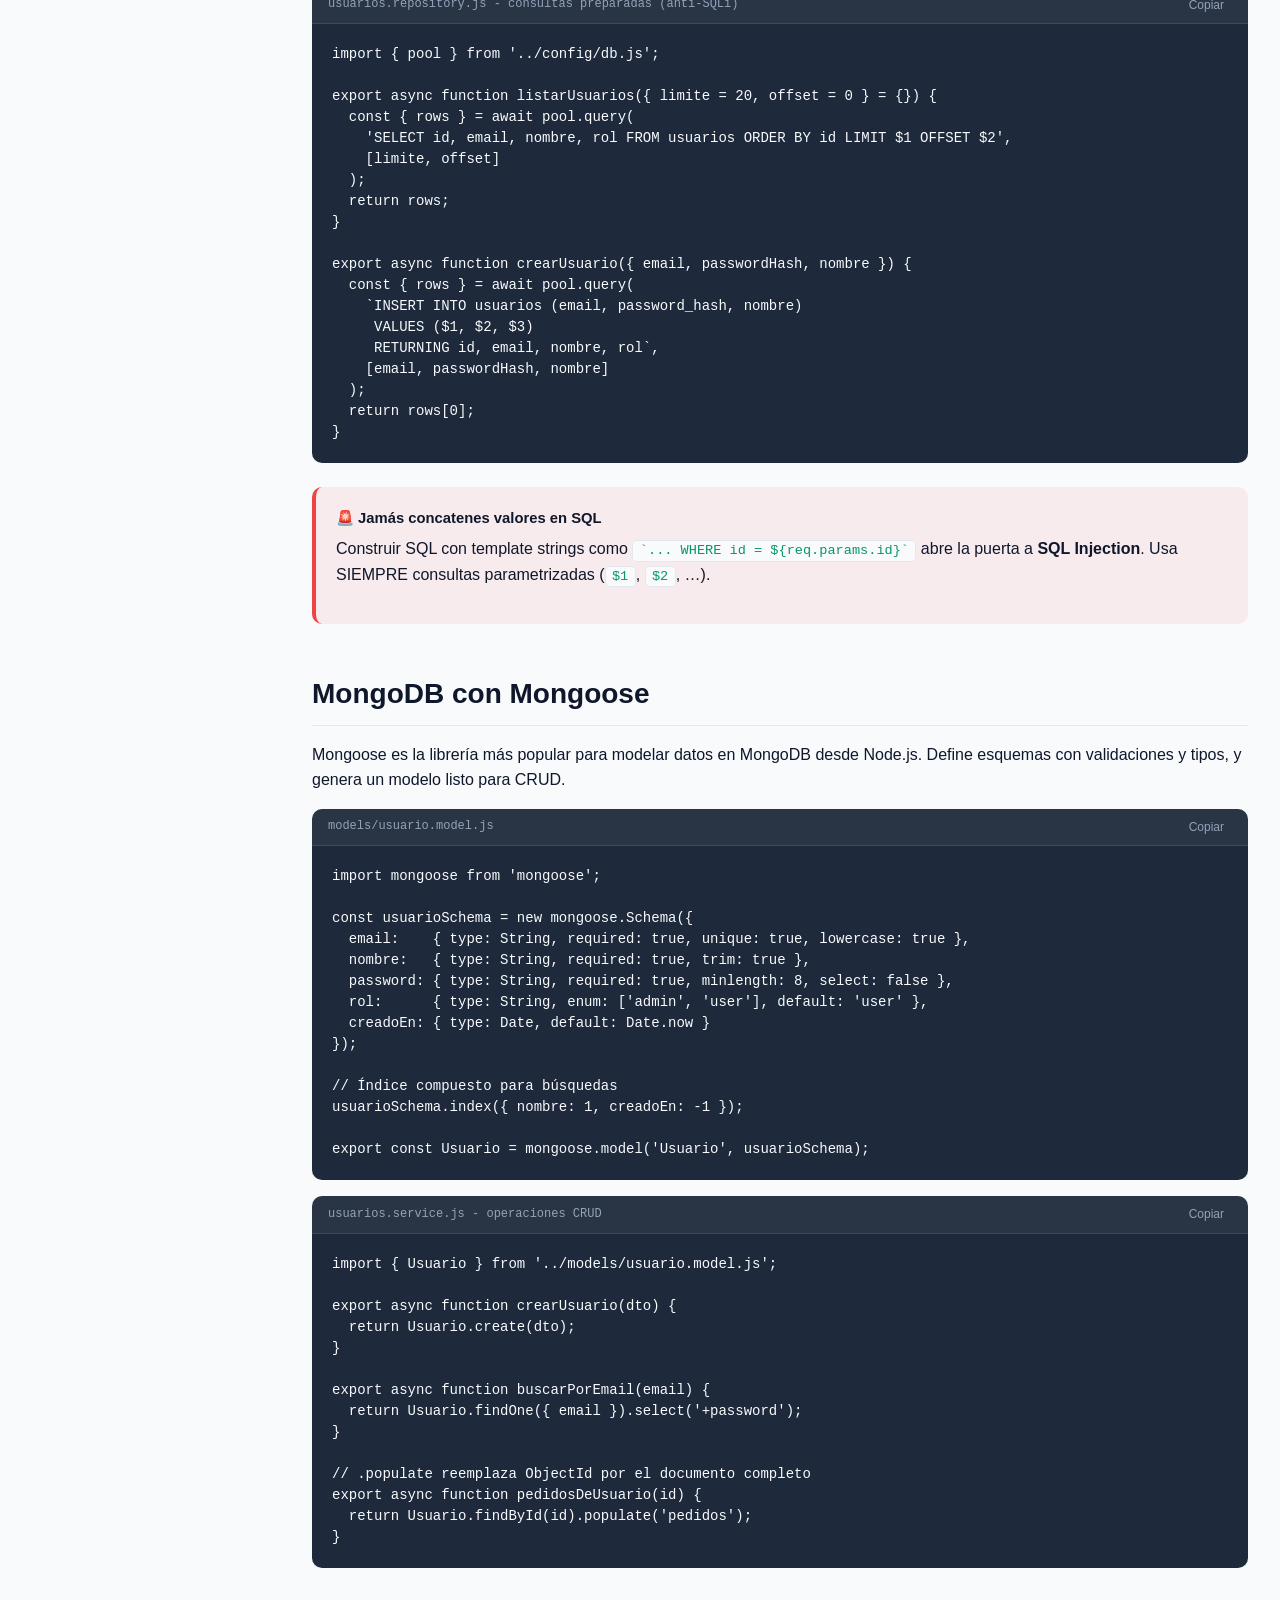
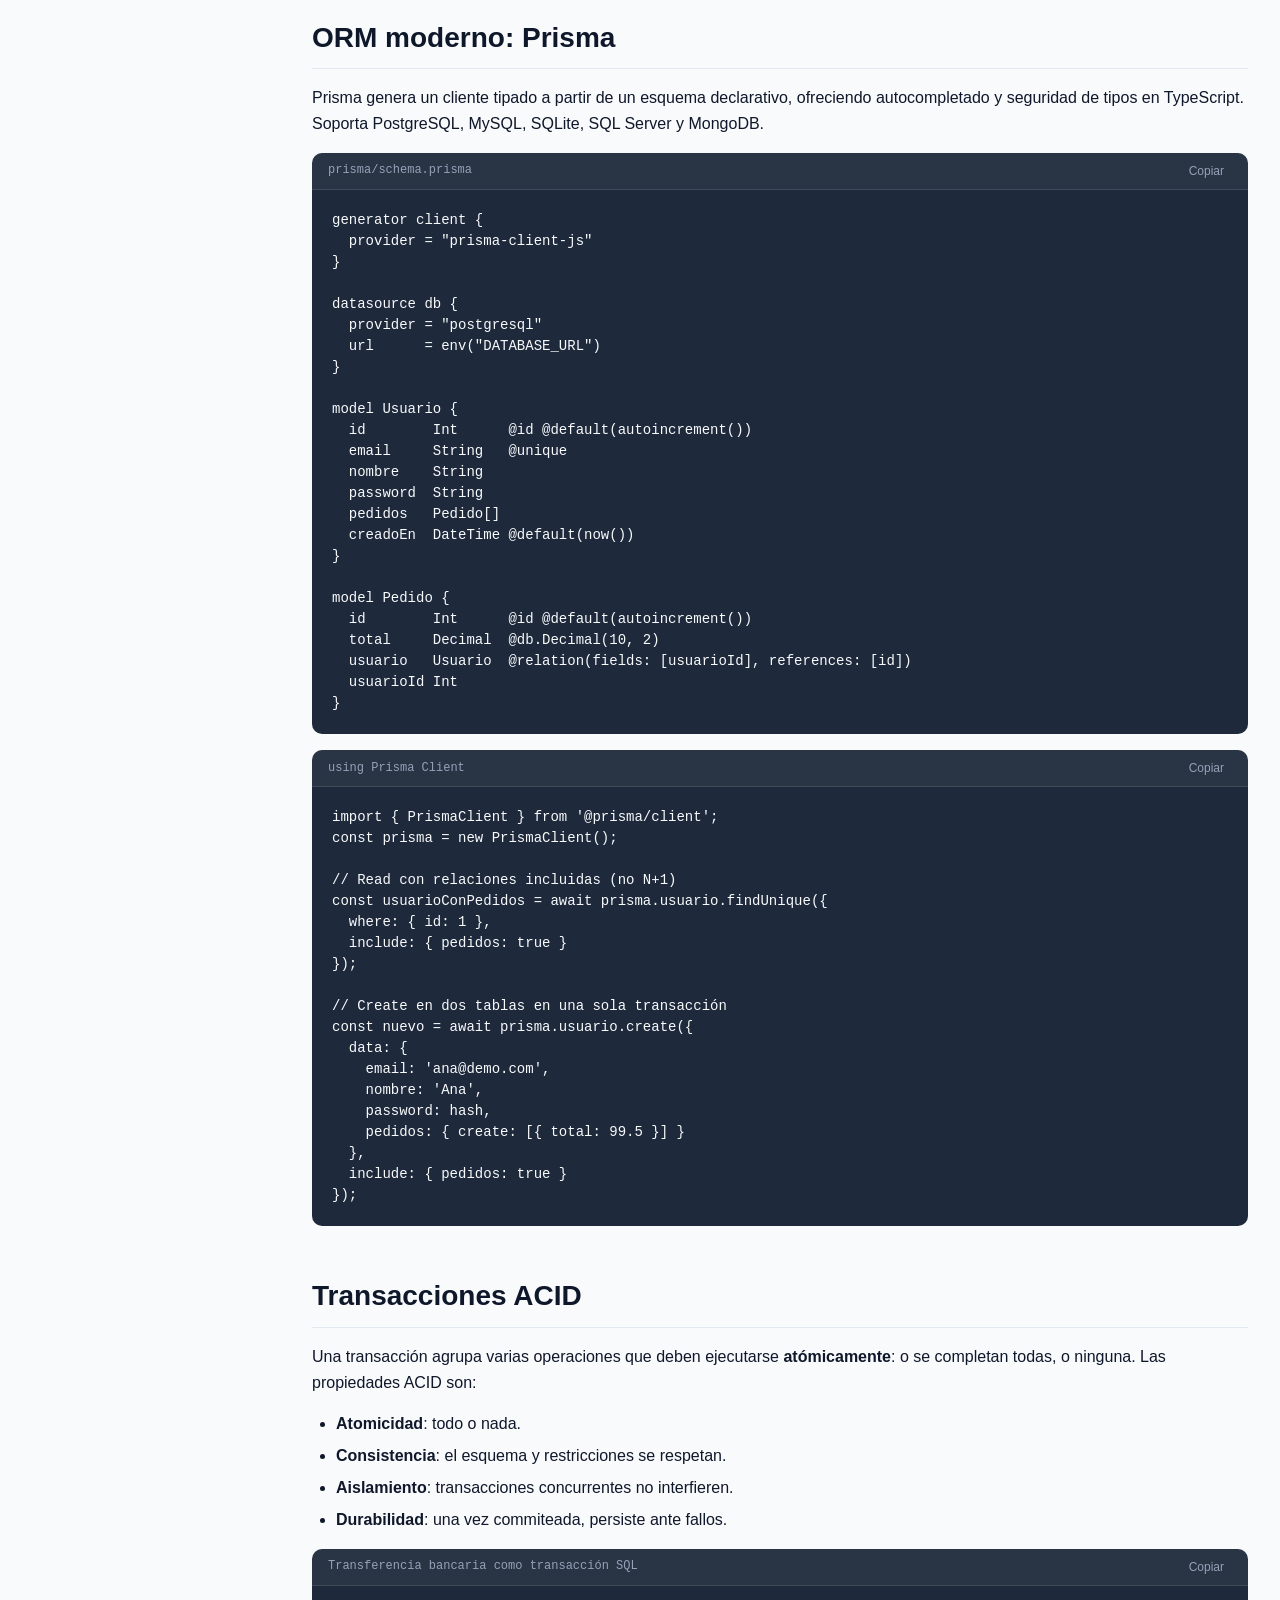
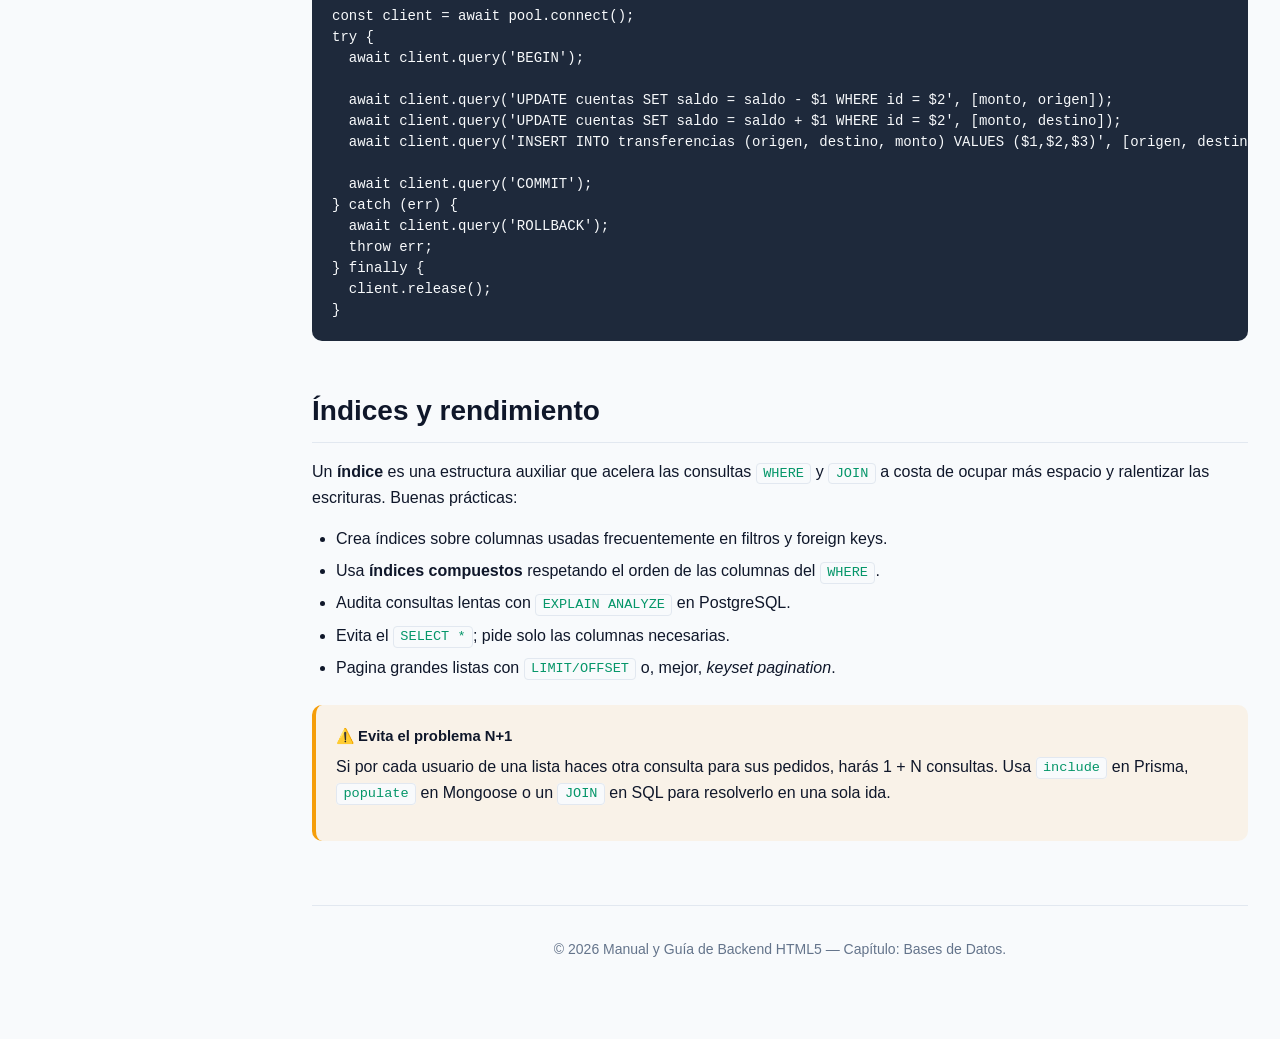
<file: backend/databases.html>
<!DOCTYPE html>
<html lang="es">
<head>
  <meta charset="UTF-8">
  <meta name="viewport" content="width=device-width, initial-scale=1.0">
  <title>Guía de Bases de Datos | Manual de Backend</title>
  <link rel="stylesheet" href="../css/styles.css">
</head>
<body>

  <aside class="sidebar" id="sidebar">
    <div class="sidebar-header">
      <div class="logo-icon">⚙</div>
      <h1>Manual de Backend</h1>
    </div>

    <div class="sidebar-search">
      <input type="text" id="sidebar-search-input" placeholder="Buscar en la guía..." aria-label="Buscar temas">
    </div>

    <nav class="sidebar-nav">
      <div class="nav-group">
        <div class="nav-title">Inicio</div>
        <a href="../index.html" class="nav-link">
          <span>📌 Visión General</span>
        </a>
      </div>

      <div class="nav-group">
        <div class="nav-title">Stack Backend</div>
        <a href="nodejs.html" class="nav-link">
          <span>🟢 Node.js & npm</span>
          <span class="nav-badge badge-node">JS</span>
        </a>
        <a href="express.html" class="nav-link">
          <span>🚂 Express.js</span>
          <span class="nav-badge badge-express">API</span>
        </a>
        <a href="databases.html" class="nav-link active">
          <span>🗄️ Bases de Datos</span>
          <span class="nav-badge badge-db">SQL</span>
        </a>
        <a href="auth.html" class="nav-link">
          <span>🔐 Autenticación & JWT</span>
          <span class="nav-badge badge-auth">AUTH</span>
        </a>
        <a href="deploy.html" class="nav-link">
          <span>🚀 Despliegue & DevOps</span>
          <span class="nav-badge badge-deploy">OPS</span>
        </a>
      </div>

      <div class="nav-group">
        <div class="nav-title">Temas Bases de Datos</div>
        <a href="#sql-nosql" class="nav-link"><span>SQL vs NoSQL</span></a>
        <a href="#postgres" class="nav-link"><span>PostgreSQL</span></a>
        <a href="#mongoose" class="nav-link"><span>MongoDB + Mongoose</span></a>
        <a href="#prisma" class="nav-link"><span>ORM: Prisma</span></a>
        <a href="#transacciones" class="nav-link"><span>Transacciones ACID</span></a>
        <a href="#indices" class="nav-link"><span>Índices y Performance</span></a>
      </div>
    </nav>
  </aside>

  <div class="main-wrapper">
    <header class="top-bar">
      <div class="top-bar-left">
        <button class="menu-toggle" id="menu-toggle" aria-label="Abrir Menú">☰</button>
        <div class="breadcrumb"><a href="../index.html">Documentación</a> / <span>Guía de Bases de Datos</span></div>
      </div>
      <div class="top-bar-actions">
        <button class="theme-toggle" id="theme-toggle-btn">
          <span class="theme-icon">🌙</span>
          <span class="theme-text">Modo Oscuro</span>
        </button>
      </div>
    </header>

    <main class="content-container">

      <section class="hero-card">
        <h2>🗄️ Guía Práctica de Bases de Datos</h2>
        <p>La capa de persistencia es el corazón de cualquier backend durable. Conoce las diferencias entre bases SQL y NoSQL, los ORMs más populares y patrones esenciales como migraciones, transacciones ACID e índices.</p>
        <div class="hero-actions">
          <a href="#prisma" class="btn-primary">Ver ORM con Prisma →</a>
          <a href="#transacciones" class="btn-secondary">Transacciones ACID →</a>
        </div>
      </section>

      <section class="doc-section" id="sql-nosql">
        <h2>SQL vs NoSQL: ¿cuál elegir?</h2>
        <p>No existe un ganador universal; la elección depende del tipo de datos, la consistencia requerida y la escala esperada.</p>

        <div class="table-wrapper">
          <table>
            <thead>
              <tr>
                <th>Criterio</th>
                <th>SQL (Relacional)</th>
                <th>NoSQL (Documental / Clave-Valor)</th>
              </tr>
            </thead>
            <tbody>
              <tr><td>Ejemplos</td><td>PostgreSQL, MySQL, SQLite, MS SQL</td><td>MongoDB, Redis, DynamoDB, Cassandra</td></tr>
              <tr><td>Esquema</td><td>Rígido, tablas y columnas definidas</td><td>Flexible, documentos JSON</td></tr>
              <tr><td>Transacciones</td><td>ACID garantizadas</td><td>ACID parcial (Mongo 4+ lo soporta)</td></tr>
              <tr><td>Consultas</td><td>SQL declarativo + JOINs</td><td>API del driver / agregaciones</td></tr>
              <tr><td>Casos ideales</td><td>Datos con relaciones fuertes, financieros, ERP</td><td>Catálogos, contenido variable, caché, IoT</td></tr>
              <tr><td>Escalado</td><td>Vertical (más CPU/RAM)</td><td>Horizontal (sharding nativo)</td></tr>
            </tbody>
          </table>
        </div>

        <div class="callout callout-info">
          <div class="callout-title">💡 Regla general</div>
          <p>Si tus datos encajan en tablas relacionales y necesitas consistencia transaccional estricta, usa <strong>PostgreSQL</strong>. Si los documentos son jerárquicos y varían mucho, valora <strong>MongoDB</strong>.</p>
        </div>
      </section>

      <section class="doc-section" id="postgres">
        <h2>PostgreSQL con el driver nativo</h2>
        <p>PostgreSQL es el motor relacional open source más potente. El paquete <code>pg</code> permite conectarse y ejecutarconsultas preparadas.</p>

        <div class="code-wrapper">
          <div class="code-header">
            <span>config/db.js - pool de conexiones</span>
            <button class="copy-btn">Copiar</button>
          </div>
          <pre><code>import pg from 'pg';
const { Pool } = pg;

export const pool = new Pool({
  connectionString: process.env.DATABASE_URL,
  // produc­ción: usar SSL y limitar pool
  ssl: process.env.NODE_ENV === 'production' ? { rejectUnauthorized: false } : false,
  max: 10                          // máx. 10 conexiones reutilizables
});

pool.on('error', (err) => console.error('Error inesperado en pool:', err));</code></pre>
        </div>

        <div class="code-wrapper">
          <div class="code-header">
            <span>usuarios.repository.js - consultas preparadas (anti-SQLi)</span>
            <button class="copy-btn">Copiar</button>
          </div>
          <pre><code>import { pool } from '../config/db.js';

export async function listarUsuarios({ limite = 20, offset = 0 } = {}) {
  const { rows } = await pool.query(
    'SELECT id, email, nombre, rol FROM usuarios ORDER BY id LIMIT $1 OFFSET $2',
    [limite, offset]
  );
  return rows;
}

export async function crearUsuario({ email, passwordHash, nombre }) {
  const { rows } = await pool.query(
    `INSERT INTO usuarios (email, password_hash, nombre)
     VALUES ($1, $2, $3)
     RETURNING id, email, nombre, rol`,
    [email, passwordHash, nombre]
  );
  return rows[0];
}</code></pre>
        </div>

        <div class="callout callout-danger">
          <div class="callout-title">🚨 Jamás concatenes valores en SQL</div>
          <p>Construir SQL con template strings como <code>`... WHERE id = ${req.params.id}`</code> abre la puerta a <strong>SQL Injection</strong>. Usa SIEMPRE consultas parametrizadas (<code>$1</code>, <code>$2</code>, …).</p>
        </div>
      </section>

      <section class="doc-section" id="mongoose">
        <h2>MongoDB con Mongoose</h2>
        <p>Mongoose es la librería más popular para modelar datos en MongoDB desde Node.js. Define esquemas con validaciones y tipos, y genera un modelo listo para CRUD.</p>

        <div class="code-wrapper">
          <div class="code-header">
            <span>models/usuario.model.js</span>
            <button class="copy-btn">Copiar</button>
          </div>
          <pre><code>import mongoose from 'mongoose';

const usuarioSchema = new mongoose.Schema({
  email:    { type: String, required: true, unique: true, lowercase: true },
  nombre:   { type: String, required: true, trim: true },
  password: { type: String, required: true, minlength: 8, select: false },
  rol:      { type: String, enum: ['admin', 'user'], default: 'user' },
  creadoEn: { type: Date, default: Date.now }
});

// Índice compuesto para búsquedas
usuarioSchema.index({ nombre: 1, creadoEn: -1 });

export const Usuario = mongoose.model('Usuario', usuarioSchema);</code></pre>
        </div>

        <div class="code-wrapper">
          <div class="code-header">
            <span>usuarios.service.js - operaciones CRUD</span>
            <button class="copy-btn">Copiar</button>
          </div>
          <pre><code>import { Usuario } from '../models/usuario.model.js';

export async function crearUsuario(dto) {
  return Usuario.create(dto);
}

export async function buscarPorEmail(email) {
  return Usuario.findOne({ email }).select('+password');
}

// .populate reemplaza ObjectId por el documento completo
export async function pedidosDeUsuario(id) {
  return Usuario.findById(id).populate('pedidos');
}</code></pre>
        </div>
      </section>

      <section class="doc-section" id="prisma">
        <h2>ORM moderno: Prisma</h2>
        <p>Prisma genera un cliente tipado a partir de un esquema declarativo, ofreciendo autocompletado y seguridad de tipos en TypeScript. Soporta PostgreSQL, MySQL, SQLite, SQL Server y MongoDB.</p>

        <div class="code-wrapper">
          <div class="code-header">
            <span>prisma/schema.prisma</span>
            <button class="copy-btn">Copiar</button>
          </div>
          <pre><code>generator client {
  provider = "prisma-client-js"
}

datasource db {
  provider = "postgresql"
  url      = env("DATABASE_URL")
}

model Usuario {
  id        Int      @id @default(autoincrement())
  email     String   @unique
  nombre    String
  password  String
  pedidos   Pedido[]
  creadoEn  DateTime @default(now())
}

model Pedido {
  id        Int      @id @default(autoincrement())
  total     Decimal  @db.Decimal(10, 2)
  usuario   Usuario  @relation(fields: [usuarioId], references: [id])
  usuarioId Int
}</code></pre>
        </div>

        <div class="code-wrapper">
          <div class="code-header">
            <span>using Prisma Client</span>
            <button class="copy-btn">Copiar</button>
          </div>
          <pre><code>import { PrismaClient } from '@prisma/client';
const prisma = new PrismaClient();

// Read con relaciones incluidas (no N+1)
const usuarioConPedidos = await prisma.usuario.findUnique({
  where: { id: 1 },
  include: { pedidos: true }
});

// Create en dos tablas en una sola transacción
const nuevo = await prisma.usuario.create({
  data: {
    email: 'ana@demo.com',
    nombre: 'Ana',
    password: hash,
    pedidos: { create: [{ total: 99.5 }] }
  },
  include: { pedidos: true }
});</code></pre>
        </div>
      </section>

      <section class="doc-section" id="transacciones">
        <h2>Transacciones ACID</h2>
        <p>Una transacción agrupa varias operaciones que deben ejecutarse <strong>atómicamente</strong>: o se completan todas, o ninguna. Las propiedades ACID son:</p>
        <ul>
          <li><strong>Atomicidad</strong>: todo o nada.</li>
          <li><strong>Consistencia</strong>: el esquema y restricciones se respetan.</li>
          <li><strong>Aislamiento</strong>: transacciones concurrentes no interfieren.</li>
          <li><strong>Durabilidad</strong>: una vez commiteada, persiste ante fallos.</li>
        </ul>

        <div class="code-wrapper">
          <div class="code-header">
            <span>Transferencia bancaria como transacción SQL</span>
            <button class="copy-btn">Copiar</button>
          </div>
          <pre><code>const client = await pool.connect();
try {
  await client.query('BEGIN');

  await client.query('UPDATE cuentas SET saldo = saldo - $1 WHERE id = $2', [monto, origen]);
  await client.query('UPDATE cuentas SET saldo = saldo + $1 WHERE id = $2', [monto, destino]);
  await client.query('INSERT INTO transferencias (origen, destino, monto) VALUES ($1,$2,$3)', [origen, destino, monto]);

  await client.query('COMMIT');
} catch (err) {
  await client.query('ROLLBACK');
  throw err;
} finally {
  client.release();
}</code></pre>
        </div>
      </section>

      <section class="doc-section" id="indices">
        <h2>Índices y rendimiento</h2>
        <p>Un <strong>índice</strong> es una estructura auxiliar que acelera las consultas <code>WHERE</code> y <code>JOIN</code> a costa de ocupar más espacio y ralentizar las escrituras. Buenas prácticas:</p>
        <ul>
          <li>Crea índices sobre columnas usadas frecuentemente en filtros y foreign keys.</li>
          <li>Usa <strong>índices compuestos</strong> respetando el orden de las columnas del <code>WHERE</code>.</li>
          <li>Audita consultas lentas con <code>EXPLAIN ANALYZE</code> en PostgreSQL.</li>
          <li>Evita el <code>SELECT *</code>; pide solo las columnas necesarias.</li>
          <li>Pagina grandes listas con <code>LIMIT/OFFSET</code> o, mejor, <em>keyset pagination</em>.</li>
        </ul>

        <div class="callout callout-warning">
          <div class="callout-title">⚠️ Evita el problema N+1</div>
          <p>Si por cada usuario de una lista haces otra consulta para sus pedidos, harás 1 + N consultas. Usa <code>include</code> en Prisma, <code>populate</code> en Mongoose o un <code>JOIN</code> en SQL para resolverlo en una sola ida.</p>
        </div>
      </section>

      <footer>
        <p>© 2026 Manual y Guía de Backend HTML5 — Capítulo: Bases de Datos.</p>
      </footer>
    </main>
  </div>

  <script src="../js/app.js"></script>
</body>
</html>
</file>
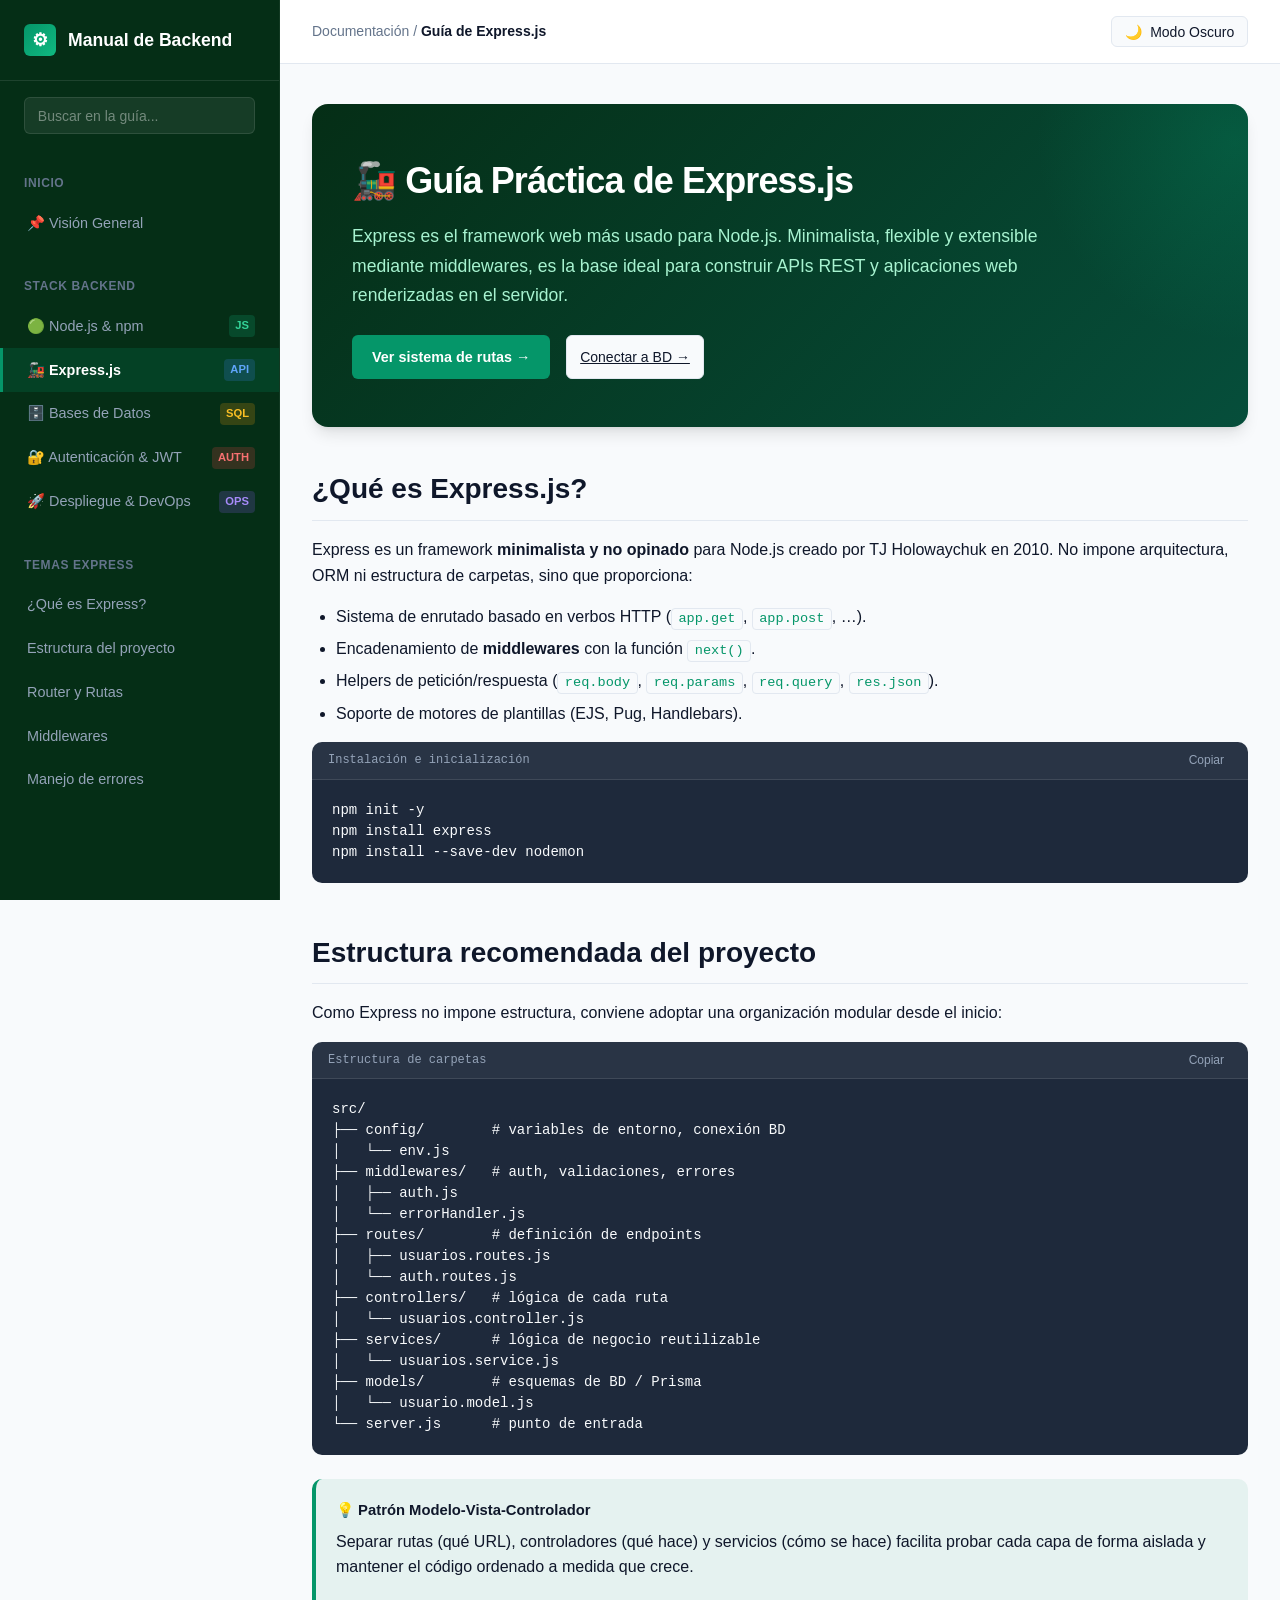
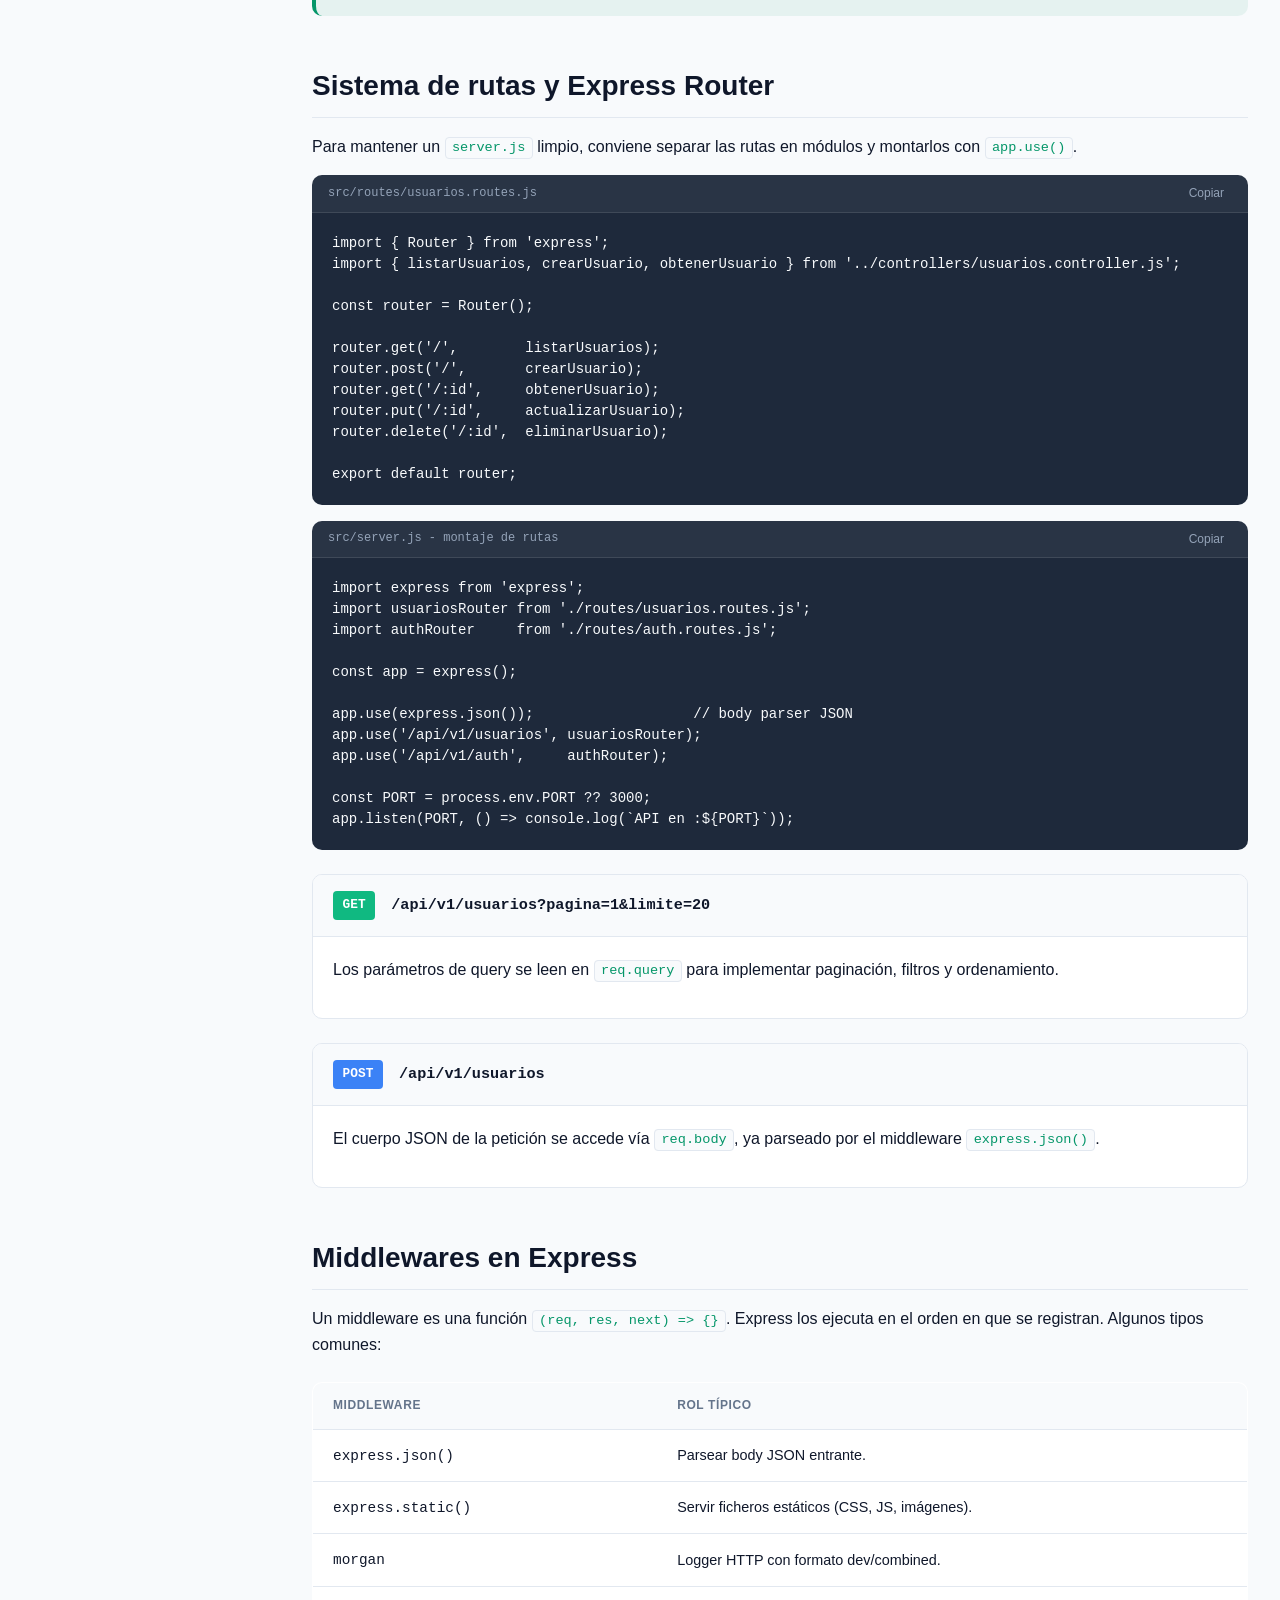
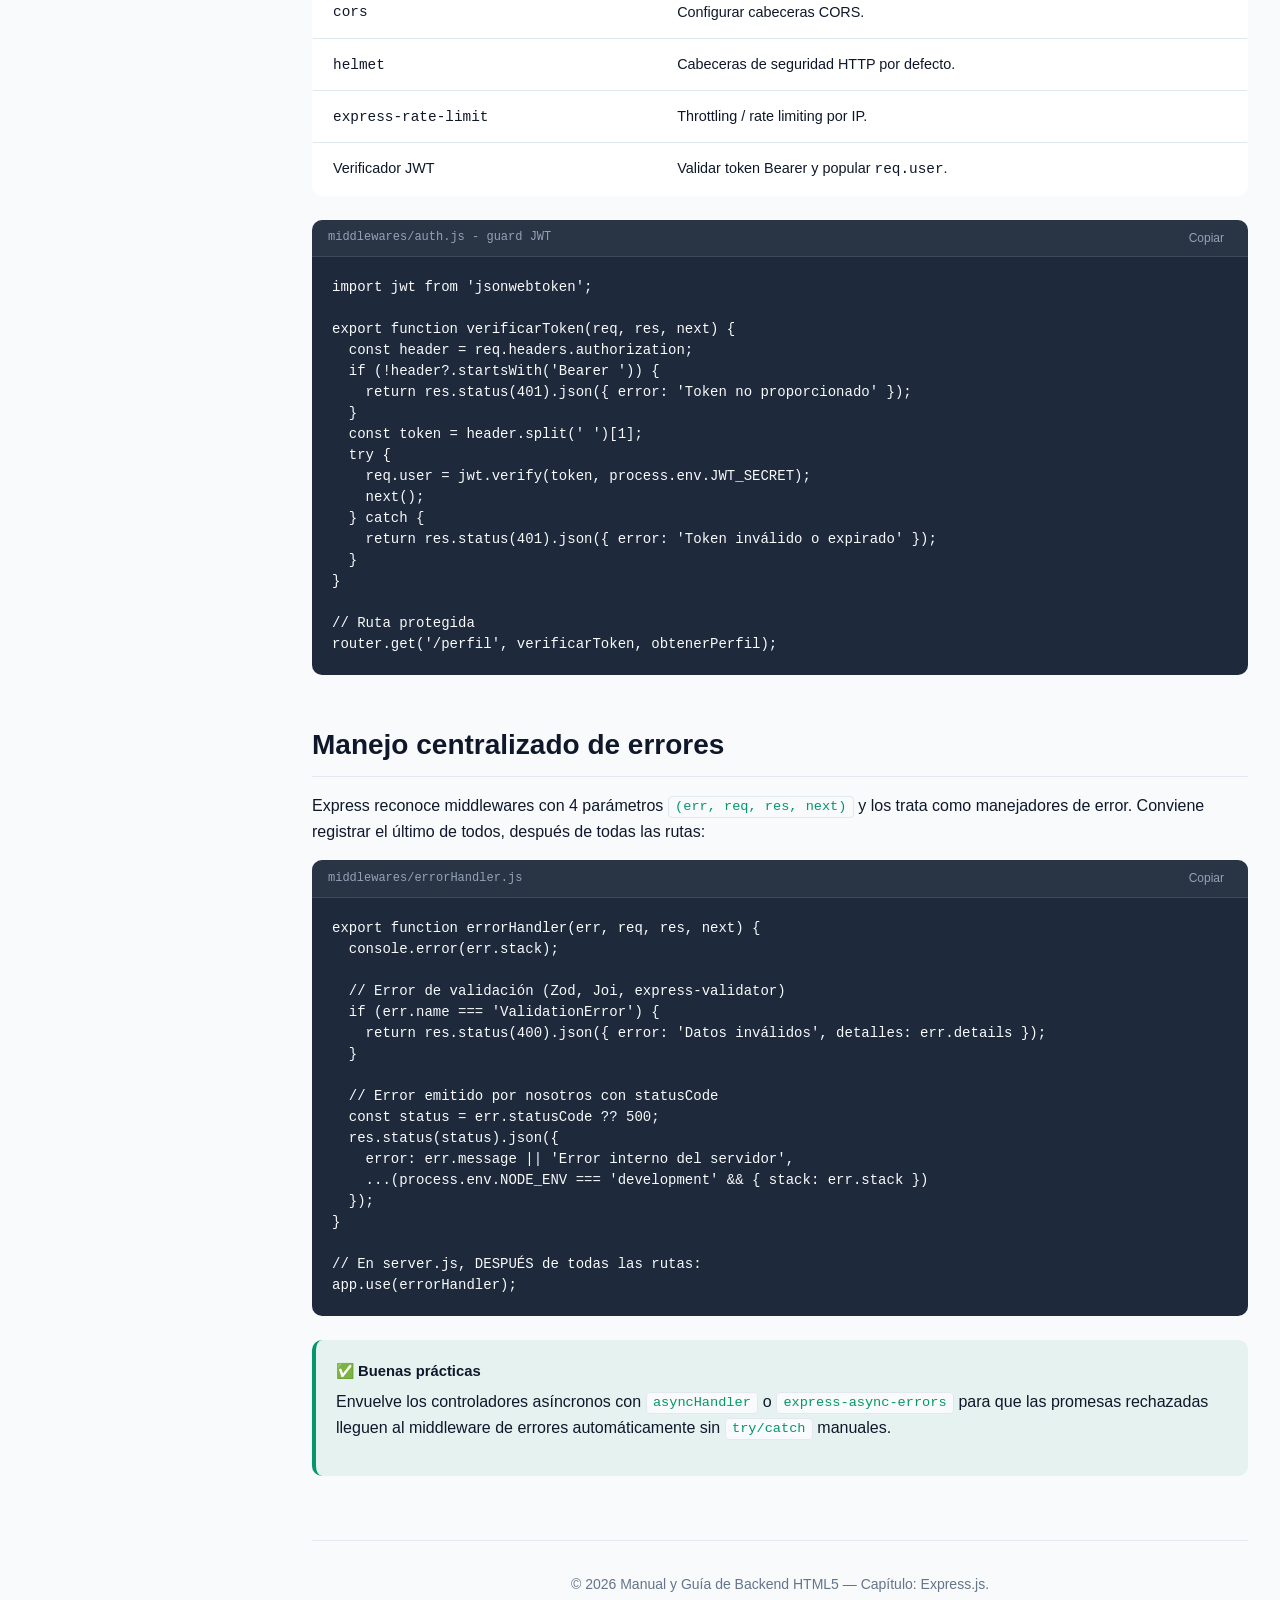
<file: backend/express.html>
<!DOCTYPE html>
<html lang="es">
<head>
  <meta charset="UTF-8">
  <meta name="viewport" content="width=device-width, initial-scale=1.0">
  <title>Guía de Express.js | Manual de Backend</title>
  <link rel="stylesheet" href="../css/styles.css">
</head>
<body>

  <aside class="sidebar" id="sidebar">
    <div class="sidebar-header">
      <div class="logo-icon">⚙</div>
      <h1>Manual de Backend</h1>
    </div>

    <div class="sidebar-search">
      <input type="text" id="sidebar-search-input" placeholder="Buscar en la guía..." aria-label="Buscar temas">
    </div>

    <nav class="sidebar-nav">
      <div class="nav-group">
        <div class="nav-title">Inicio</div>
        <a href="../index.html" class="nav-link">
          <span>📌 Visión General</span>
        </a>
      </div>

      <div class="nav-group">
        <div class="nav-title">Stack Backend</div>
        <a href="nodejs.html" class="nav-link">
          <span>🟢 Node.js & npm</span>
          <span class="nav-badge badge-node">JS</span>
        </a>
        <a href="express.html" class="nav-link active">
          <span>🚂 Express.js</span>
          <span class="nav-badge badge-express">API</span>
        </a>
        <a href="databases.html" class="nav-link">
          <span>🗄️ Bases de Datos</span>
          <span class="nav-badge badge-db">SQL</span>
        </a>
        <a href="auth.html" class="nav-link">
          <span>🔐 Autenticación & JWT</span>
          <span class="nav-badge badge-auth">AUTH</span>
        </a>
        <a href="deploy.html" class="nav-link">
          <span>🚀 Despliegue & DevOps</span>
          <span class="nav-badge badge-deploy">OPS</span>
        </a>
      </div>

      <div class="nav-group">
        <div class="nav-title">Temas Express</div>
        <a href="#intro" class="nav-link"><span>¿Qué es Express?</span></a>
        <a href="#estructura" class="nav-link"><span>Estructura del proyecto</span></a>
        <a href="#rutas" class="nav-link"><span>Router y Rutas</span></a>
        <a href="#middleware" class="nav-link"><span>Middlewares</span></a>
        <a href="#errores" class="nav-link"><span>Manejo de errores</span></a>
      </div>
    </nav>
  </aside>

  <div class="main-wrapper">
    <header class="top-bar">
      <div class="top-bar-left">
        <button class="menu-toggle" id="menu-toggle" aria-label="Abrir Menú">☰</button>
        <div class="breadcrumb"><a href="../index.html">Documentación</a> / <span>Guía de Express.js</span></div>
      </div>
      <div class="top-bar-actions">
        <button class="theme-toggle" id="theme-toggle-btn">
          <span class="theme-icon">🌙</span>
          <span class="theme-text">Modo Oscuro</span>
        </button>
      </div>
    </header>

    <main class="content-container">

      <section class="hero-card">
        <h2>🚂 Guía Práctica de Express.js</h2>
        <p>Express es el framework web más usado para Node.js. Minimalista, flexible y extensible mediante middlewares, es la base ideal para construir APIs REST y aplicaciones web renderizadas en el servidor.</p>
        <div class="hero-actions">
          <a href="#rutas" class="btn-primary">Ver sistema de rutas →</a>
          <a href="databases.html" class="btn-secondary">Conectar a BD →</a>
        </div>
      </section>

      <section class="doc-section" id="intro">
        <h2>¿Qué es Express.js?</h2>
        <p>Express es un framework <strong>minimalista y no opinado</strong> para Node.js creado por TJ Holowaychuk en 2010. No impone arquitectura, ORM ni estructura de carpetas, sino que proporciona:</p>
        <ul>
          <li>Sistema de enrutado basado en verbos HTTP (<code>app.get</code>, <code>app.post</code>, …).</li>
          <li>Encadenamiento de <strong>middlewares</strong> con la función <code>next()</code>.</li>
          <li>Helpers de petición/respuesta (<code>req.body</code>, <code>req.params</code>, <code>req.query</code>, <code>res.json</code>).</li>
          <li>Soporte de motores de plantillas (EJS, Pug, Handlebars).</li>
        </ul>

        <div class="code-wrapper">
          <div class="code-header">
            <span>Instalación e inicialización</span>
            <button class="copy-btn">Copiar</button>
          </div>
          <pre><code>npm init -y
npm install express
npm install --save-dev nodemon</code></pre>
        </div>
      </section>

      <section class="doc-section" id="estructura">
        <h2>Estructura recomendada del proyecto</h2>
        <p>Como Express no impone estructura, conviene adoptar una organización modular desde el inicio:</p>

        <div class="code-wrapper">
          <div class="code-header">
            <span>Estructura de carpetas</span>
            <button class="copy-btn">Copiar</button>
          </div>
          <pre><code>src/
├── config/        # variables de entorno, conexión BD
│   └── env.js
├── middlewares/   # auth, validaciones, errores
│   ├── auth.js
│   └── errorHandler.js
├── routes/        # definición de endpoints
│   ├── usuarios.routes.js
│   └── auth.routes.js
├── controllers/   # lógica de cada ruta
│   └── usuarios.controller.js
├── services/      # lógica de negocio reutilizable
│   └── usuarios.service.js
├── models/        # esquemas de BD / Prisma
│   └── usuario.model.js
└── server.js      # punto de entrada</code></pre>
        </div>

        <div class="callout callout-info">
          <div class="callout-title">💡 Patrón Modelo-Vista-Controlador</div>
          <p>Separar rutas (qué URL), controladores (qué hace) y servicios (cómo se hace) facilita probar cada capa de forma aislada y mantener el código ordenado a medida que crece.</p>
        </div>
      </section>

      <section class="doc-section" id="rutas">
        <h2>Sistema de rutas y Express Router</h2>
        <p>Para mantener un <code>server.js</code> limpio, conviene separar las rutas en módulos y montarlos con <code>app.use()</code>.</p>

        <div class="code-wrapper">
          <div class="code-header">
            <span>src/routes/usuarios.routes.js</span>
            <button class="copy-btn">Copiar</button>
          </div>
          <pre><code>import { Router } from 'express';
import { listarUsuarios, crearUsuario, obtenerUsuario } from '../controllers/usuarios.controller.js';

const router = Router();

router.get('/',        listarUsuarios);
router.post('/',       crearUsuario);
router.get('/:id',     obtenerUsuario);
router.put('/:id',     actualizarUsuario);
router.delete('/:id',  eliminarUsuario);

export default router;</code></pre>
        </div>

        <div class="code-wrapper">
          <div class="code-header">
            <span>src/server.js - montaje de rutas</span>
            <button class="copy-btn">Copiar</button>
          </div>
          <pre><code>import express from 'express';
import usuariosRouter from './routes/usuarios.routes.js';
import authRouter     from './routes/auth.routes.js';

const app = express();

app.use(express.json());                   // body parser JSON
app.use('/api/v1/usuarios', usuariosRouter);
app.use('/api/v1/auth',     authRouter);

const PORT = process.env.PORT ?? 3000;
app.listen(PORT, () => console.log(`API en :${PORT}`));</code></pre>
        </div>

        <div class="endpoint-box">
          <div class="endpoint-header">
            <span class="method-tag get">GET</span>
            <span class="endpoint-path">/api/v1/usuarios?pagina=1&limite=20</span>
          </div>
          <div class="endpoint-body">
            <p>Los parámetros de query se leen en <code>req.query</code> para implementar paginación, filtros y ordenamiento.</p>
          </div>
        </div>

        <div class="endpoint-box">
          <div class="endpoint-header">
            <span class="method-tag post">POST</span>
            <span class="endpoint-path">/api/v1/usuarios</span>
          </div>
          <div class="endpoint-body">
            <p>El cuerpo JSON de la petición se accede vía <code>req.body</code>, ya parseado por el middleware <code>express.json()</code>.</p>
          </div>
        </div>
      </section>

      <section class="doc-section" id="middleware">
        <h2>Middlewares en Express</h2>
        <p>Un middleware es una función <code>(req, res, next) => {}</code>. Express los ejecuta en el orden en que se registran. Algunos tipos comunes:</p>

        <div class="table-wrapper">
          <table>
            <thead>
              <tr>
                <th>Middleware</th>
                <th>Rol típico</th>
              </tr>
            </thead>
            <tbody>
              <tr><td><code>express.json()</code></td><td>Parsear body JSON entrante.</td></tr>
              <tr><td><code>express.static()</code></td><td>Servir ficheros estáticos (CSS, JS, imágenes).</td></tr>
              <tr><td><code>morgan</code></td><td>Logger HTTP con formato dev/combined.</td></tr>
              <tr><td><code>cors</code></td><td>Configurar cabeceras CORS.</td></tr>
              <tr><td><code>helmet</code></td><td>Cabeceras de seguridad HTTP por defecto.</td></tr>
              <tr><td><code>express-rate-limit</code></td><td>Throttling / rate limiting por IP.</td></tr>
              <tr><td>Verificador JWT</td><td>Validar token Bearer y popular <code>req.user</code>.</td></tr>
            </tbody>
          </table>
        </div>

        <div class="code-wrapper">
          <div class="code-header">
            <span>middlewares/auth.js - guard JWT</span>
            <button class="copy-btn">Copiar</button>
          </div>
          <pre><code>import jwt from 'jsonwebtoken';

export function verificarToken(req, res, next) {
  const header = req.headers.authorization;
  if (!header?.startsWith('Bearer ')) {
    return res.status(401).json({ error: 'Token no proporcionado' });
  }
  const token = header.split(' ')[1];
  try {
    req.user = jwt.verify(token, process.env.JWT_SECRET);
    next();
  } catch {
    return res.status(401).json({ error: 'Token inválido o expirado' });
  }
}

// Ruta protegida
router.get('/perfil', verificarToken, obtenerPerfil);</code></pre>
        </div>
      </section>

      <section class="doc-section" id="errores">
        <h2>Manejo centralizado de errores</h2>
        <p>Express reconoce middlewares con 4 parámetros <code>(err, req, res, next)</code> y los trata como manejadores de error. Conviene registrar el último de todos, después de todas las rutas:</p>

        <div class="code-wrapper">
          <div class="code-header">
            <span>middlewares/errorHandler.js</span>
            <button class="copy-btn">Copiar</button>
          </div>
          <pre><code>export function errorHandler(err, req, res, next) {
  console.error(err.stack);

  // Error de validación (Zod, Joi, express-validator)
  if (err.name === 'ValidationError') {
    return res.status(400).json({ error: 'Datos inválidos', detalles: err.details });
  }

  // Error emitido por nosotros con statusCode
  const status = err.statusCode ?? 500;
  res.status(status).json({
    error: err.message || 'Error interno del servidor',
    ...(process.env.NODE_ENV === 'development' && { stack: err.stack })
  });
}

// En server.js, DESPUÉS de todas las rutas:
app.use(errorHandler);</code></pre>
        </div>

        <div class="callout callout-info">
          <div class="callout-title">✅ Buenas prácticas</div>
          <p>Envuelve los controladores asíncronos con <code>asyncHandler</code> o <code>express-async-errors</code> para que las promesas rechazadas lleguen al middleware de errores automáticamente sin <code>try/catch</code> manuales.</p>
        </div>
      </section>

      <footer>
        <p>© 2026 Manual y Guía de Backend HTML5 — Capítulo: Express.js.</p>
      </footer>
    </main>
  </div>

  <script src="../js/app.js"></script>
</body>
</html>
</file>
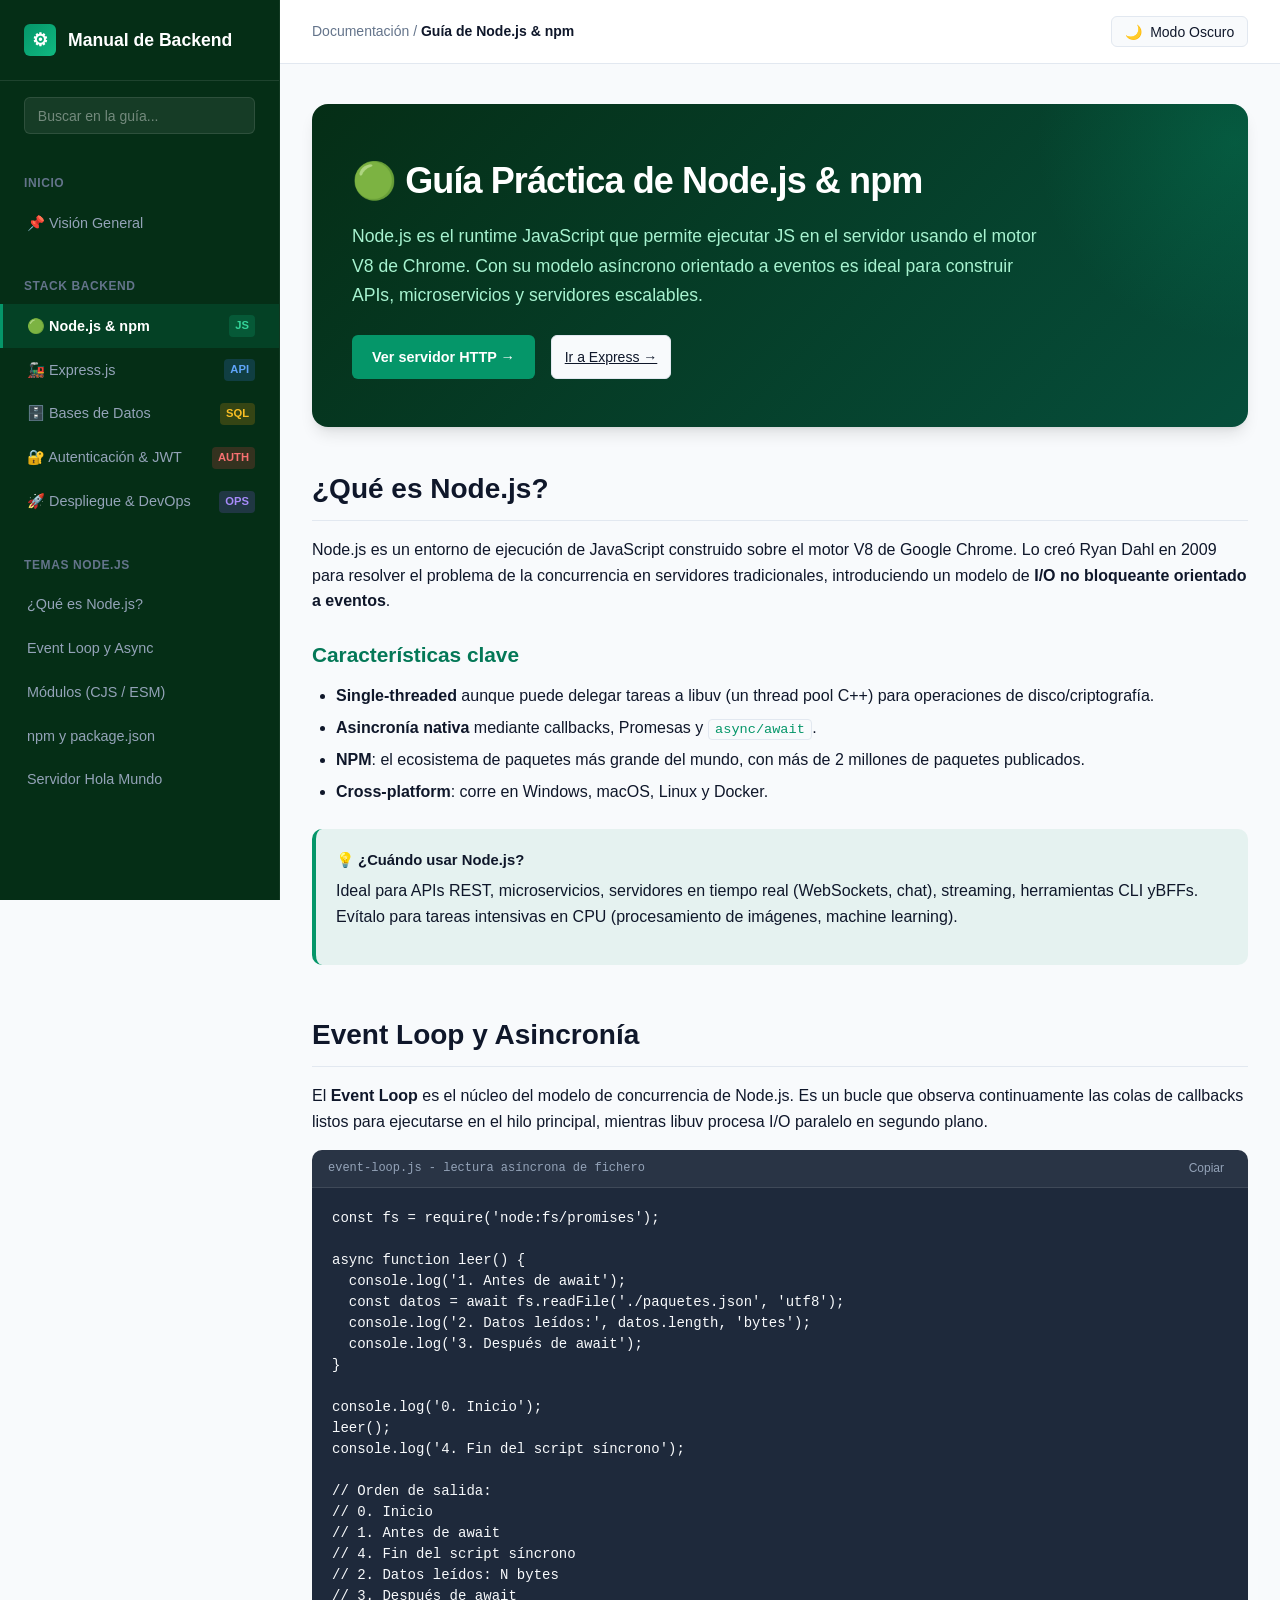
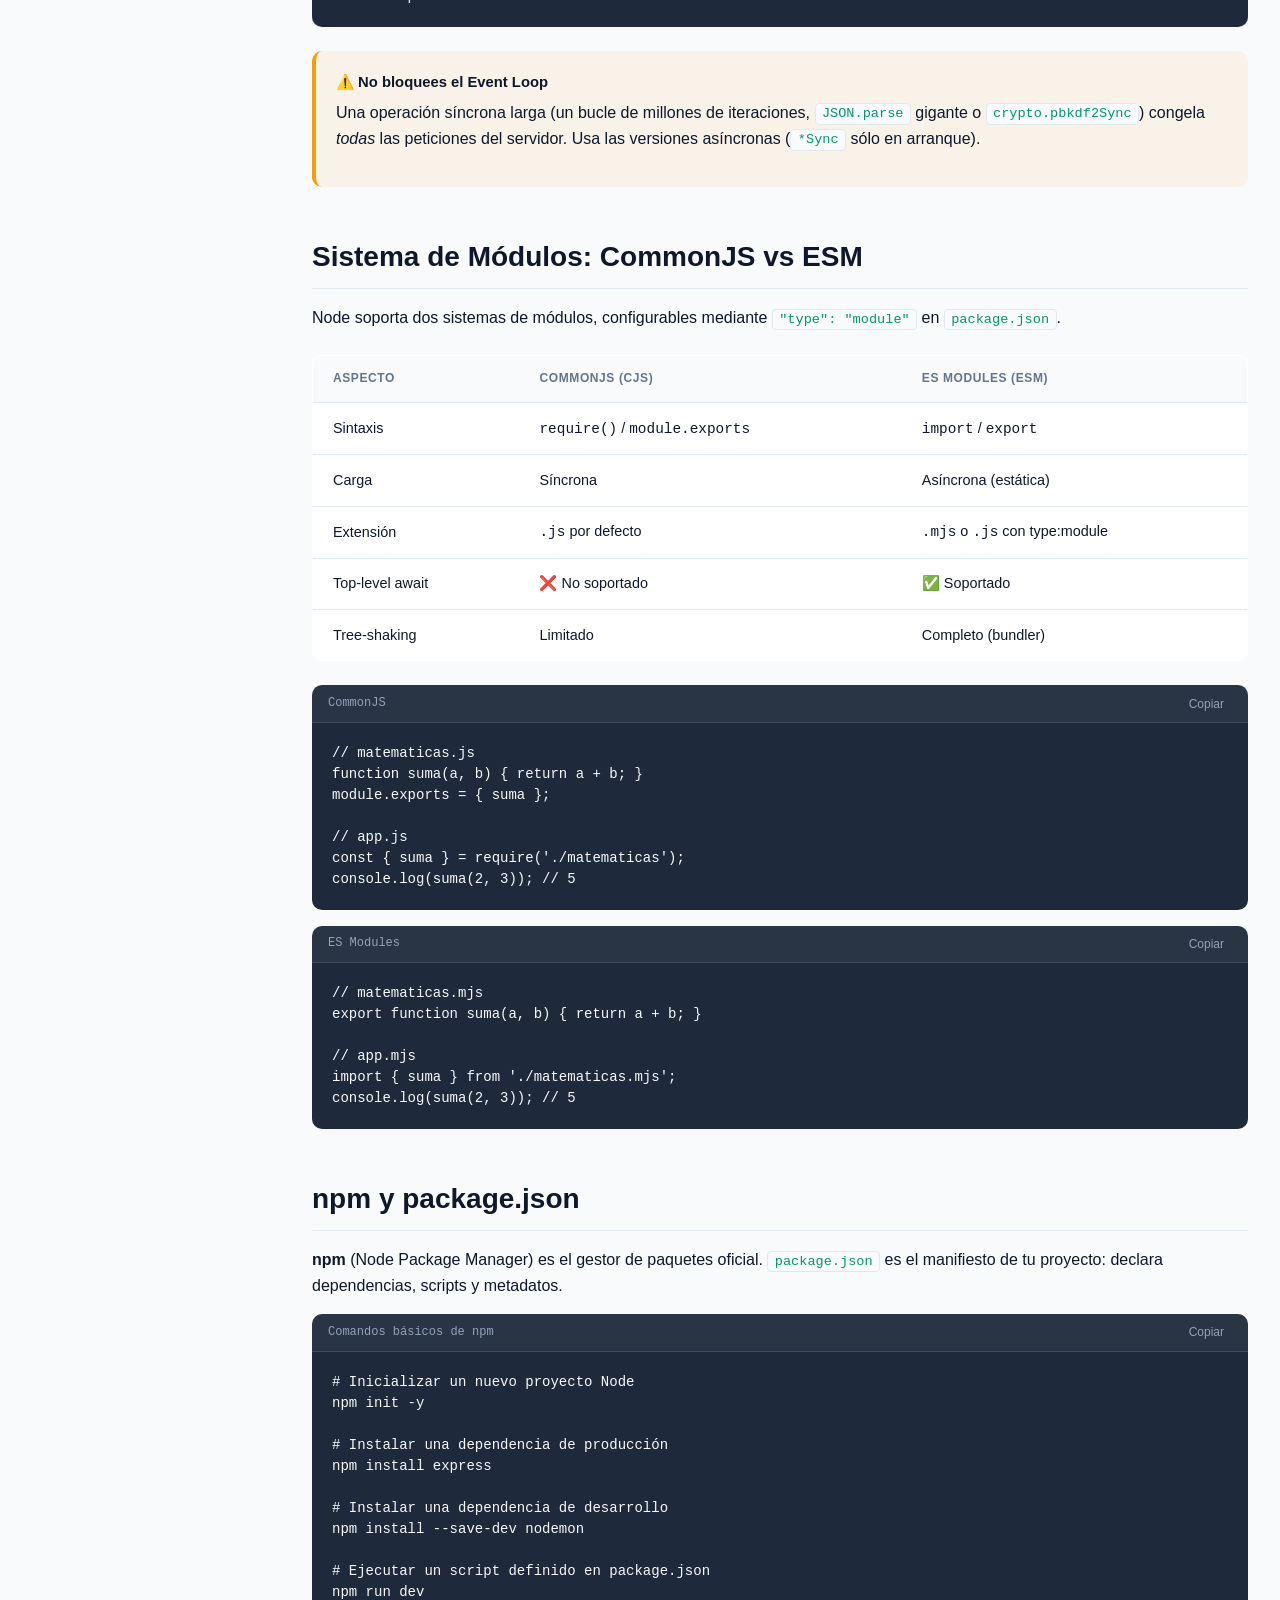
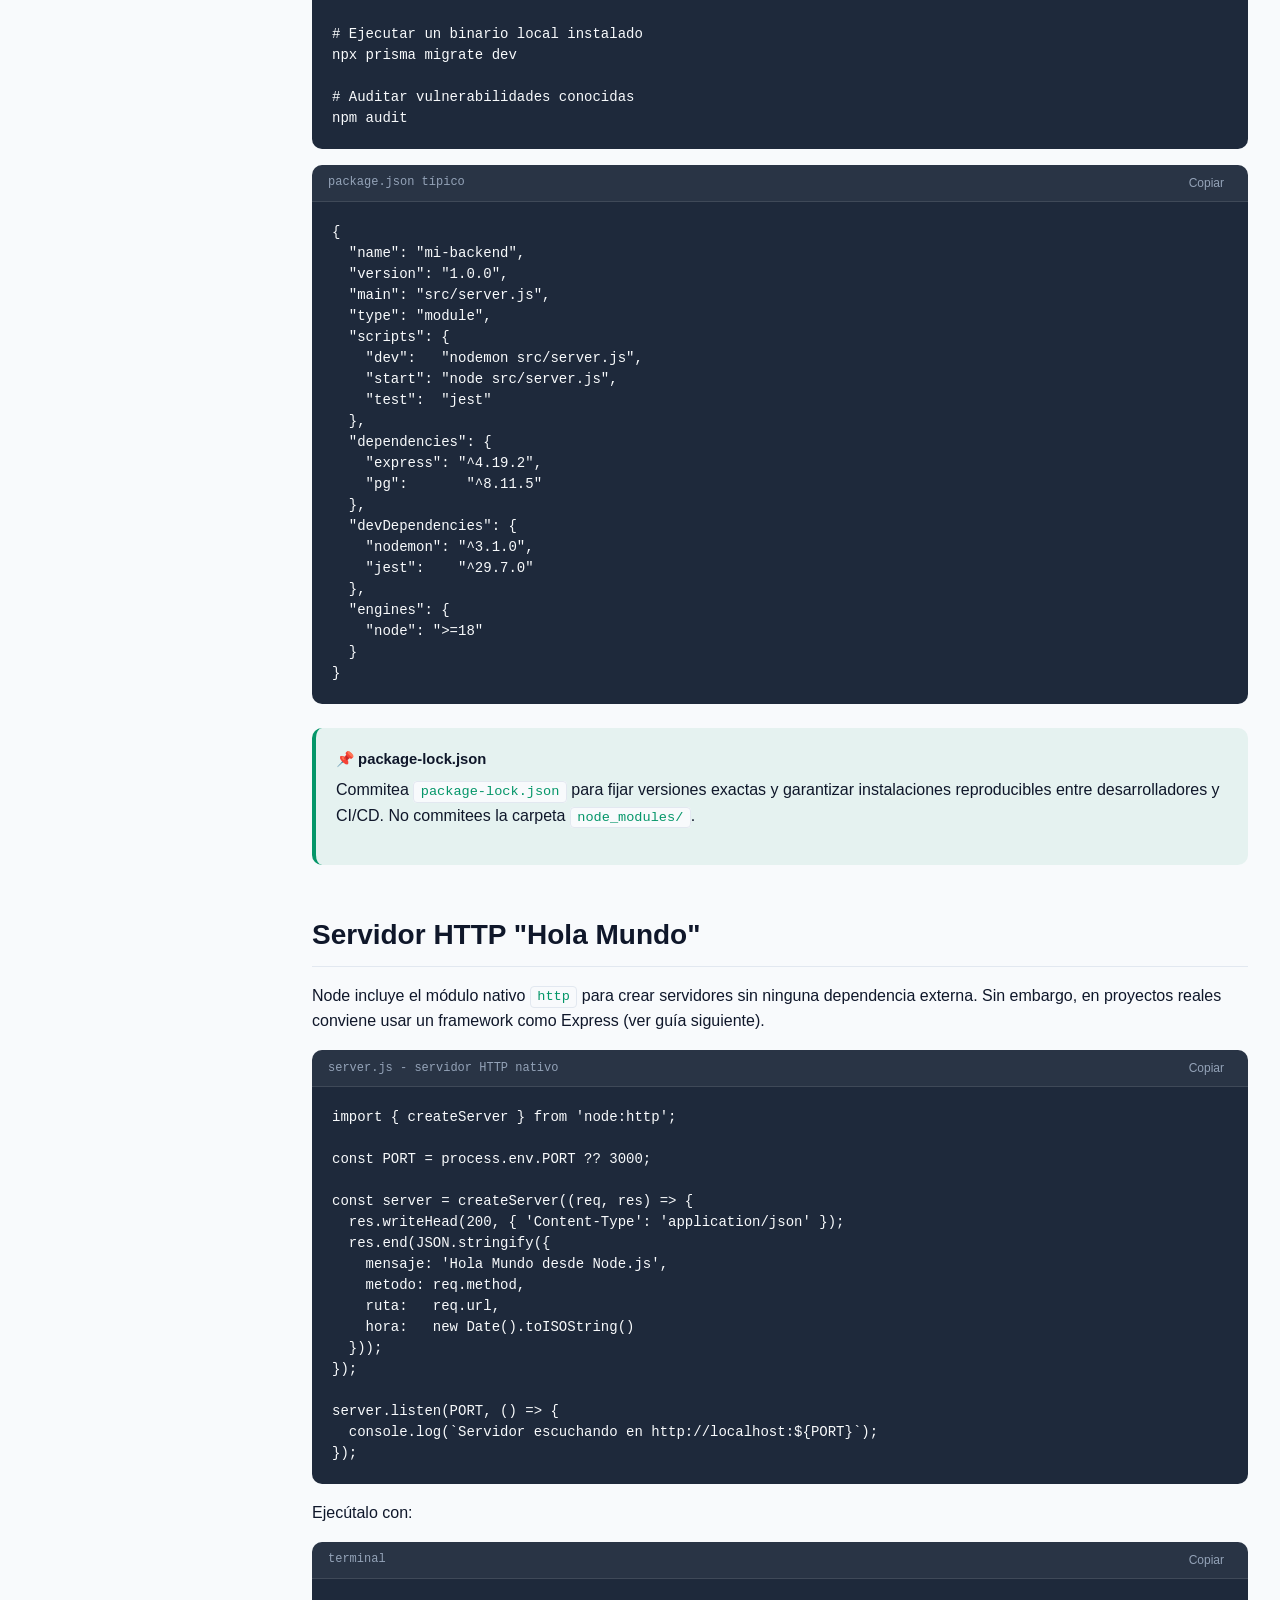
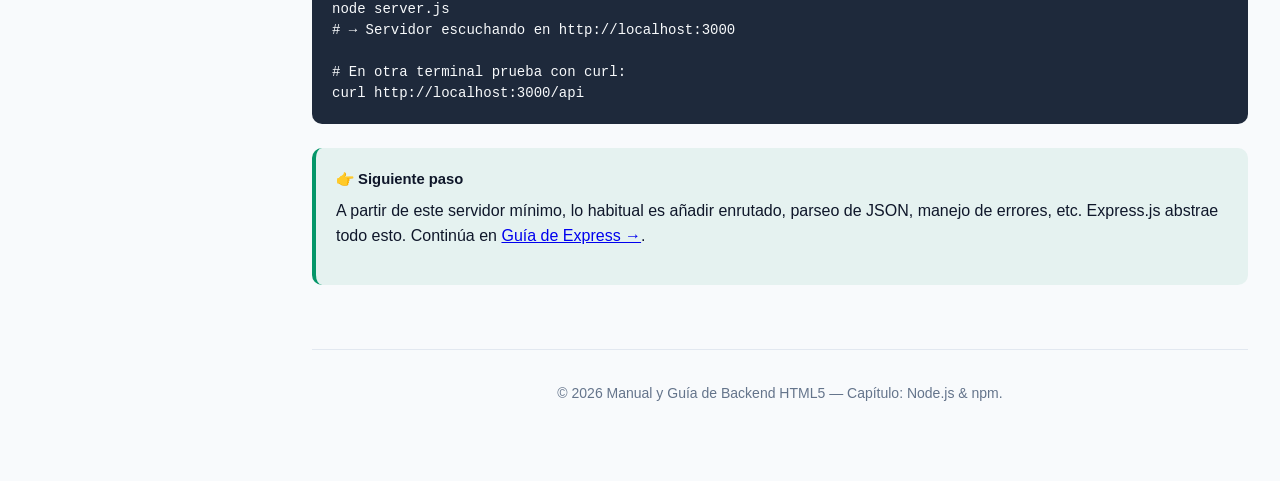
<file: backend/nodejs.html>
<!DOCTYPE html>
<html lang="es">
<head>
  <meta charset="UTF-8">
  <meta name="viewport" content="width=device-width, initial-scale=1.0">
  <title>Guía de Node.js & npm | Manual de Backend</title>
  <link rel="stylesheet" href="../css/styles.css">
</head>
<body>

  <aside class="sidebar" id="sidebar">
    <div class="sidebar-header">
      <div class="logo-icon">⚙</div>
      <h1>Manual de Backend</h1>
    </div>

    <div class="sidebar-search">
      <input type="text" id="sidebar-search-input" placeholder="Buscar en la guía..." aria-label="Buscar temas">
    </div>

    <nav class="sidebar-nav">
      <div class="nav-group">
        <div class="nav-title">Inicio</div>
        <a href="../index.html" class="nav-link">
          <span>📌 Visión General</span>
        </a>
      </div>

      <div class="nav-group">
        <div class="nav-title">Stack Backend</div>
        <a href="nodejs.html" class="nav-link active">
          <span>🟢 Node.js & npm</span>
          <span class="nav-badge badge-node">JS</span>
        </a>
        <a href="express.html" class="nav-link">
          <span>🚂 Express.js</span>
          <span class="nav-badge badge-express">API</span>
        </a>
        <a href="databases.html" class="nav-link">
          <span>🗄️ Bases de Datos</span>
          <span class="nav-badge badge-db">SQL</span>
        </a>
        <a href="auth.html" class="nav-link">
          <span>🔐 Autenticación & JWT</span>
          <span class="nav-badge badge-auth">AUTH</span>
        </a>
        <a href="deploy.html" class="nav-link">
          <span>🚀 Despliegue & DevOps</span>
          <span class="nav-badge badge-deploy">OPS</span>
        </a>
      </div>

      <div class="nav-group">
        <div class="nav-title">Temas Node.js</div>
        <a href="#intro" class="nav-link"><span>¿Qué es Node.js?</span></a>
        <a href="#event-loop" class="nav-link"><span>Event Loop y Async</span></a>
        <a href="#modulos" class="nav-link"><span>Módulos (CJS / ESM)</span></a>
        <a href="#npm" class="nav-link"><span>npm y package.json</span></a>
        <a href="#hola-mundo" class="nav-link"><span>Servidor Hola Mundo</span></a>
      </div>
    </nav>
  </aside>

  <div class="main-wrapper">
    <header class="top-bar">
      <div class="top-bar-left">
        <button class="menu-toggle" id="menu-toggle" aria-label="Abrir Menú">☰</button>
        <div class="breadcrumb"><a href="../index.html">Documentación</a> / <span>Guía de Node.js & npm</span></div>
      </div>
      <div class="top-bar-actions">
        <button class="theme-toggle" id="theme-toggle-btn">
          <span class="theme-icon">🌙</span>
          <span class="theme-text">Modo Oscuro</span>
        </button>
      </div>
    </header>

    <main class="content-container">

      <section class="hero-card">
        <h2>🟢 Guía Práctica de Node.js & npm</h2>
        <p>Node.js es el runtime JavaScript que permite ejecutar JS en el servidor usando el motor V8 de Chrome. Con su modelo asíncrono orientado a eventos es ideal para construir APIs, microservicios y servidores escalables.</p>
        <div class="hero-actions">
          <a href="#hola-mundo" class="btn-primary">Ver servidor HTTP →</a>
          <a href="express.html" class="btn-secondary">Ir a Express →</a>
        </div>
      </section>

      <section class="doc-section" id="intro">
        <h2>¿Qué es Node.js?</h2>
        <p>Node.js es un entorno de ejecución de JavaScript construido sobre el motor V8 de Google Chrome. Lo creó Ryan Dahl en 2009 para resolver el problema de la concurrencia en servidores tradicionales, introduciendo un modelo de <strong>I/O no bloqueante orientado a eventos</strong>.</p>

        <h3>Características clave</h3>
        <ul>
          <li><strong>Single-threaded</strong> aunque puede delegar tareas a libuv (un thread pool C++) para operaciones de disco/criptografía.</li>
          <li><strong>Asincronía nativa</strong> mediante callbacks, Promesas y <code>async/await</code>.</li>
          <li><strong>NPM</strong>: el ecosistema de paquetes más grande del mundo, con más de 2 millones de paquetes publi­cados.</li>
          <li><strong>Cross-platform</strong>: corre en Windows, macOS, Linux y Docker.</li>
        </ul>

        <div class="callout callout-info">
          <div class="callout-title">💡 ¿Cuándo usar Node.js?</div>
          <p>Ideal para APIs REST, microservicios, servidores en tiempo real (WebSockets, chat), streaming, herramientas CLI yBFFs. Evítalo para tareas intensivas en CPU (procesamiento de imágenes, machine learning).</p>
        </div>
      </section>

      <section class="doc-section" id="event-loop">
        <h2>Event Loop y Asincronía</h2>
        <p>El <strong>Event Loop</strong> es el núcleo del modelo de concurrencia de Node.js. Es un bucle que observa continuamente las colas de callbacks listos para ejecutarse en el hilo principal, mientras libuv procesa I/O paralelo en segundo plano.</p>

        <div class="code-wrapper">
          <div class="code-header">
            <span>event-loop.js - lectura asíncrona de fichero</span>
            <button class="copy-btn">Copiar</button>
          </div>
          <pre><code>const fs = require('node:fs/promises');

async function leer() {
  console.log('1. Antes de await');
  const datos = await fs.readFile('./paquetes.json', 'utf8');
  console.log('2. Datos leídos:', datos.length, 'bytes');
  console.log('3. Después de await');
}

console.log('0. Inicio');
leer();
console.log('4. Fin del script síncrono');

// Orden de salida:
// 0. Inicio
// 1. Antes de await
// 4. Fin del script síncrono
// 2. Datos leídos: N bytes
// 3. Después de await</code></pre>
        </div>

        <div class="callout callout-warning">
          <div class="callout-title">⚠️ No bloquees el Event Loop</div>
          <p>Una operación síncrona larga (un bucle de millones de iteraciones, <code>JSON.parse</code> gigante o <code>crypto.pbkdf2Sync</code>) congela <em>todas</em> las peticiones del servidor. Usa las versiones asíncronas (<code>*Sync</code> sólo en arranque).</p>
        </div>
      </section>

      <section class="doc-section" id="modulos">
        <h2>Sistema de Módulos: CommonJS vs ESM</h2>
        <p>Node soporta dos sistemas de módulos, configurables mediante <code>"type": "module"</code> en <code>package.json</code>.</p>

        <div class="table-wrapper">
          <table>
            <thead>
              <tr>
                <th>Aspecto</th>
                <th>CommonJS (CJS)</th>
                <th>ES Modules (ESM)</th>
              </tr>
            </thead>
            <tbody>
              <tr><td>Sintaxis</td><td><code>require()</code> / <code>module.exports</code></td><td><code>import</code> / <code>export</code></td></tr>
              <tr><td>Carga</td><td>Síncrona</td><td>Asíncrona (estática)</td></tr>
              <tr><td>Extensión</td><td><code>.js</code> por defecto</td><td><code>.mjs</code> o <code>.js</code> con type:module</td></tr>
              <tr><td>Top-level await</td><td>❌ No soportado</td><td>✅ Soportado</td></tr>
              <tr><td>Tree-shaking</td><td>Limitado</td><td>Completo (bundler)</td></tr>
            </tbody>
          </table>
        </div>

        <div class="code-wrapper">
          <div class="code-header">
            <span>CommonJS</span>
            <button class="copy-btn">Copiar</button>
          </div>
          <pre><code>// matematicas.js
function suma(a, b) { return a + b; }
module.exports = { suma };

// app.js
const { suma } = require('./matematicas');
console.log(suma(2, 3)); // 5</code></pre>
        </div>

        <div class="code-wrapper">
          <div class="code-header">
            <span>ES Modules</span>
            <button class="copy-btn">Copiar</button>
          </div>
          <pre><code>// matematicas.mjs
export function suma(a, b) { return a + b; }

// app.mjs
import { suma } from './matematicas.mjs';
console.log(suma(2, 3)); // 5</code></pre>
        </div>
      </section>

      <section class="doc-section" id="npm">
        <h2>npm y package.json</h2>
        <p><strong>npm</strong> (Node Package Manager) es el gestor de paquetes oficial. <code>package.json</code> es el manifiesto de tu proyecto: declara dependencias, scripts y metadatos.</p>

        <div class="code-wrapper">
          <div class="code-header">
            <span>Comandos básicos de npm</span>
            <button class="copy-btn">Copiar</button>
          </div>
          <pre><code># Inicializar un nuevo proyecto Node
npm init -y

# Instalar una dependencia de producción
npm install express

# Instalar una dependencia de desarrollo
npm install --save-dev nodemon

# Ejecutar un script definido en package.json
npm run dev

# Ejecutar un binario local instalado
npx prisma migrate dev

# Auditar vulnerabilidades conocidas
npm audit</code></pre>
        </div>

        <div class="code-wrapper">
          <div class="code-header">
            <span>package.json típico</span>
            <button class="copy-btn">Copiar</button>
          </div>
          <pre><code>{
  "name": "mi-backend",
  "version": "1.0.0",
  "main": "src/server.js",
  "type": "module",
  "scripts": {
    "dev":   "nodemon src/server.js",
    "start": "node src/server.js",
    "test":  "jest"
  },
  "dependencies": {
    "express": "^4.19.2",
    "pg":       "^8.11.5"
  },
  "devDependencies": {
    "nodemon": "^3.1.0",
    "jest":    "^29.7.0"
  },
  "engines": {
    "node": ">=18"
  }
}</code></pre>
        </div>

        <div class="callout callout-info">
          <div class="callout-title">📌 package-lock.json</div>
          <p>Commitea <code>package-lock.json</code> para fijar versiones exactas y garantizar instalaciones reproducibles entre desarrolladores y CI/CD. No commitees la carpeta <code>node_modules/</code>.</p>
        </div>
      </section>

      <section class="doc-section" id="hola-mundo">
        <h2>Servidor HTTP "Hola Mundo"</h2>
        <p>Node incluye el módulo nativo <code>http</code> para crear servidores sin ninguna dependencia externa. Sin embargo, en proyectos reales conviene usar un framework como Express (ver guía siguiente).</p>

        <div class="code-wrapper">
          <div class="code-header">
            <span>server.js - servidor HTTP nativo</span>
            <button class="copy-btn">Copiar</button>
          </div>
          <pre><code>import { createServer } from 'node:http';

const PORT = process.env.PORT ?? 3000;

const server = createServer((req, res) => {
  res.writeHead(200, { 'Content-Type': 'application/json' });
  res.end(JSON.stringify({
    mensaje: 'Hola Mundo desde Node.js',
    metodo: req.method,
    ruta:   req.url,
    hora:   new Date().toISOString()
  }));
});

server.listen(PORT, () => {
  console.log(`Servidor escuchando en http://localhost:${PORT}`);
});</code></pre>
        </div>

        <p>Ejecútalo con:</p>
        <div class="code-wrapper">
          <div class="code-header">
            <span>terminal</span>
            <button class="copy-btn">Copiar</button>
          </div>
          <pre><code>node server.js
# → Servidor escuchando en http://localhost:3000

# En otra terminal prueba con curl:
curl http://localhost:3000/api</code></pre>
        </div>

        <div class="callout callout-info">
          <div class="callout-title">👉 Siguiente paso</div>
          <p>A partir de este servidor mínimo, lo habitual es añadir enrutado, parseo de JSON, manejo de errores, etc. Express.js abstrae todo esto. Continúa en <a href="express.html">Guía de Express →</a>.</p>
        </div>
      </section>

      <footer>
        <p>© 2026 Manual y Guía de Backend HTML5 — Capítulo: Node.js & npm.</p>
      </footer>
    </main>
  </div>

  <script src="../js/app.js"></script>
</body>
</html>
</file>
<file: css/styles.css>
/* CSS Principal - Manual y Guía de Backend */

:root {
  /* Dynamic Light Theme Palette */
  --bg-primary: #f8fafc;
  --bg-surface: #ffffff;
  --bg-sidebar: #052e16;
  --bg-code: #1e293b;
  --border-color: #e2e8f0;

  --text-main: #0f172a;
  --text-muted: #64748b;
  --text-sidebar: #94a3b8;
  --text-sidebar-active: #ffffff;

  --primary-color: #059669;
  --primary-hover: #047857;
  --primary-light: #ecfdf5;

  /* Backend Stack Colors */
  --stack-node: #10b981;
  --stack-express: #3b82f6;
  --stack-db: #f59e0b;
  --stack-auth: #ef4444;
  --stack-deploy: #8b5cf6;

  --sidebar-width: 280px;
  --header-height: 64px;
  --radius-sm: 6px;
  --radius-md: 10px;
  --radius-lg: 16px;

  --shadow-sm: 0 1px 2px 0 rgb(0 0 0 / 0.05);
  --shadow-md: 0 4px 6px -1px rgb(0 0 0 / 0.1), 0 2px 4px -2px rgb(0 0 0 / 0.1);
  --shadow-lg: 0 10px 15px -3px rgb(0 0 0 / 0.1), 0 4px 6px -4px rgb(0 0 0 / 0.1);
  --transition-fast: 0.2s ease;
}

[data-theme="dark"] {
  --bg-primary: #0b0f19;
  --bg-surface: #111827;
  --bg-sidebar: #022c22;
  --bg-code: #030712;
  --border-color: #1f2937;

  --text-main: #f3f4f6;
  --text-muted: #9ca3af;
  --text-sidebar: #9ca3af;
  --text-sidebar-active: #34d399;

  --primary-color: #34d399;
  --primary-hover: #059669;
  --primary-light: rgba(52, 211, 153, 0.1);
}

* {
  box-sizing: border-box;
  margin: 0;
  padding: 0;
}

body {
  font-family: -apple-system, BlinkMacSystemFont, "Segoe UI", Roboto, Helvetica, Arial, sans-serif;
  background-color: var(--bg-primary);
  color: var(--text-main);
  line-height: 1.6;
  display: flex;
  min-height: 100vh;
  overflow-x: hidden;
}

/* Sidebar Styling */
.sidebar {
  width: var(--sidebar-width);
  background-color: var(--bg-sidebar);
  color: var(--text-sidebar);
  display: flex;
  flex-direction: column;
  position: fixed;
  top: 0;
  bottom: 0;
  left: 0;
  z-index: 100;
  transition: transform var(--transition-fast);
  border-right: 1px solid rgba(255, 255, 255, 0.05);
}

.sidebar-header {
  padding: 1.5rem;
  border-bottom: 1px solid rgba(255, 255, 255, 0.1);
  display: flex;
  align-items: center;
  gap: 0.75rem;
}

.sidebar-header .logo-icon {
  width: 32px;
  height: 32px;
  background: linear-gradient(135deg, #059669, #10b981);
  border-radius: var(--radius-sm);
  display: flex;
  align-items: center;
  justify-content: center;
  color: white;
  font-weight: bold;
  font-size: 1.1rem;
}

.sidebar-header h1 {
  font-size: 1.1rem;
  color: #ffffff;
  font-weight: 700;
}

.sidebar-search {
  padding: 1rem 1.5rem;
}

.sidebar-search input {
  width: 100%;
  padding: 0.6rem 0.8rem;
  background-color: rgba(255, 255, 255, 0.07);
  border: 1px solid rgba(255, 255, 255, 0.1);
  border-radius: var(--radius-sm);
  color: #ffffff;
  font-size: 0.875rem;
  outline: none;
  transition: border-color var(--transition-fast);
}

.sidebar-search input::placeholder {
  color: rgba(255, 255, 255, 0.4);
}

.sidebar-search input:focus {
  border-color: var(--primary-color);
}

.sidebar-nav {
  flex: 1;
  overflow-y: auto;
  padding: 1rem 0;
}

.nav-group {
  margin-bottom: 1.5rem;
}

.nav-title {
  font-size: 0.75rem;
  text-transform: uppercase;
  letter-spacing: 0.05em;
  padding: 0.5rem 1.5rem;
  color: #64748b;
  font-weight: 700;
}

.nav-link {
  display: flex;
  align-items: center;
  padding: 0.65rem 1.5rem;
  color: var(--text-sidebar);
  text-decoration: none;
  font-size: 0.9rem;
  font-weight: 500;
  transition: all var(--transition-fast);
  gap: 0.75rem;
  border-left: 3px solid transparent;
}

.nav-link:hover {
  color: #ffffff;
  background-color: rgba(255, 255, 255, 0.05);
}

.nav-link.active {
  color: var(--text-sidebar-active);
  background-color: rgba(5, 150, 105, 0.18);
  border-left-color: var(--primary-color);
  font-weight: 600;
}

.nav-badge {
  margin-left: auto;
  font-size: 0.7rem;
  padding: 2px 6px;
  border-radius: 4px;
  font-weight: 700;
  text-transform: uppercase;
}

.badge-node { background-color: rgba(16, 185, 129, 0.2); color: #34d399; }
.badge-express { background-color: rgba(59, 130, 246, 0.2); color: #60a5fa; }
.badge-db { background-color: rgba(245, 158, 11, 0.2); color: #fbbf24; }
.badge-auth { background-color: rgba(239, 68, 68, 0.2); color: #f87171; }
.badge-deploy { background-color: rgba(139, 92, 246, 0.2); color: #a78bfa; }

/* Main Content Layout */
.main-wrapper {
  margin-left: var(--sidebar-width);
  flex: 1;
  display: flex;
  flex-direction: column;
  min-width: 0;
}

.top-bar {
  height: var(--header-height);
  background-color: var(--bg-surface);
  border-bottom: 1px solid var(--border-color);
  display: flex;
  align-items: center;
  justify-content: space-between;
  padding: 0 2rem;
  position: sticky;
  top: 0;
  z-index: 90;
}

.top-bar-left {
  display: flex;
  align-items: center;
  gap: 1rem;
}

.menu-toggle {
  display: none;
  background: none;
  border: none;
  font-size: 1.25rem;
  color: var(--text-main);
  cursor: pointer;
}

.breadcrumb {
  font-size: 0.875rem;
  color: var(--text-muted);
}

.breadcrumb span {
  color: var(--text-main);
  font-weight: 600;
}

.breadcrumb a {
  color: var(--text-muted);
  text-decoration: none;
}

.breadcrumb a:hover {
  color: var(--primary-color);
}

.top-bar-actions {
  display: flex;
  align-items: center;
  gap: 1rem;
}

.theme-toggle, .btn-secondary {
  background-color: var(--bg-primary);
  border: 1px solid var(--border-color);
  color: var(--text-main);
  padding: 0.4rem 0.8rem;
  border-radius: var(--radius-sm);
  cursor: pointer;
  font-size: 0.875rem;
  display: flex;
  align-items: center;
  gap: 0.5rem;
  transition: all var(--transition-fast);
}

.theme-toggle:hover, .btn-secondary:hover {
  border-color: var(--primary-color);
  color: var(--primary-color);
}

/* Page Container */
.content-container {
  max-width: 1100px;
  width: 100%;
  margin: 0 auto;
  padding: 2.5rem 2rem 5rem;
}

/* Hero Section */
.hero-card {
  background: linear-gradient(135deg, #052e16, #064e3b);
  color: white;
  padding: 3rem 2.5rem;
  border-radius: var(--radius-lg);
  margin-bottom: 2.5rem;
  box-shadow: var(--shadow-lg);
  position: relative;
  overflow: hidden;
}

.hero-card::after {
  content: "";
  position: absolute;
  top: -50%;
  right: -20%;
  width: 400px;
  height: 400px;
  background: radial-gradient(circle, rgba(5, 150, 105, 0.25) 0%, transparent 70%);
  pointer-events: none;
}

.hero-card h2 {
  font-size: 2.25rem;
  font-weight: 800;
  margin-bottom: 0.75rem;
  letter-spacing: -0.025em;
}

.hero-card p {
  font-size: 1.1rem;
  color: #a7f3d0;
  max-width: 700px;
  line-height: 1.7;
  margin-bottom: 1.5rem;
}

.hero-actions {
  display: flex;
  gap: 1rem;
  flex-wrap: wrap;
}

.btn-primary {
  background-color: var(--primary-color);
  color: white;
  padding: 0.65rem 1.25rem;
  border-radius: var(--radius-sm);
  text-decoration: none;
  font-weight: 600;
  font-size: 0.9rem;
  display: inline-flex;
  align-items: center;
  gap: 0.5rem;
  border: none;
  cursor: pointer;
  transition: background-color var(--transition-fast);
}

.btn-primary:hover {
  background-color: var(--primary-hover);
}

/* Section Cards & Grid */
.cards-grid {
  display: grid;
  grid-template-columns: repeat(auto-fit, minmax(300px, 1fr));
  gap: 1.5rem;
  margin-bottom: 3rem;
}

.card {
  background-color: var(--bg-surface);
  border: 1px solid var(--border-color);
  border-radius: var(--radius-md);
  padding: 1.75rem;
  box-shadow: var(--shadow-sm);
  transition: transform var(--transition-fast), box-shadow var(--transition-fast);
}

.card:hover {
  transform: translateY(-2px);
  box-shadow: var(--shadow-md);
}

.card-icon {
  width: 44px;
  height: 44px;
  border-radius: var(--radius-sm);
  display: flex;
  align-items: center;
  justify-content: center;
  font-size: 1.25rem;
  margin-bottom: 1.25rem;
}

.card-icon.green { background-color: rgba(16, 185, 129, 0.1); color: #059669; }
.card-icon.blue { background-color: rgba(59, 130, 246, 0.1); color: #2563eb; }
.card-icon.amber { background-color: rgba(245, 158, 11, 0.1); color: #d97706; }
.card-icon.red { background-color: rgba(239, 68, 68, 0.1); color: #dc2626; }
.card-icon.purple { background-color: rgba(139, 92, 246, 0.1); color: #7c3aed; }
.card-icon.cyan { background-color: rgba(6, 182, 212, 0.1); color: #0891b2; }

.card h3 {
  font-size: 1.25rem;
  margin-bottom: 0.5rem;
  font-weight: 700;
}

.card p {
  color: var(--text-muted);
  font-size: 0.925rem;
  margin-bottom: 1.25rem;
  line-height: 1.5;
}

.card-link {
  color: var(--primary-color);
  text-decoration: none;
  font-weight: 600;
  font-size: 0.875rem;
  display: inline-flex;
  align-items: center;
  gap: 0.35rem;
}

.card-link:hover {
  text-decoration: underline;
}

/* Documentation Content Elements */
.doc-section {
  margin-bottom: 3rem;
}

.doc-section h2 {
  font-size: 1.75rem;
  font-weight: 700;
  margin-bottom: 1rem;
  padding-bottom: 0.5rem;
  border-bottom: 1px solid var(--border-color);
}

.doc-section h3 {
  font-size: 1.3rem;
  font-weight: 600;
  margin: 1.5rem 0 0.75rem;
  color: var(--primary-hover);
}

.doc-section p {
  margin-bottom: 1rem;
  color: var(--text-main);
  font-size: 1rem;
}

.doc-section ul, .doc-section ol {
  margin: 0 0 1rem 1.5rem;
  color: var(--text-main);
}

.doc-section li {
  margin-bottom: 0.4rem;
}

/* Endpoint Row Display */
.endpoint-box {
  background-color: var(--bg-surface);
  border: 1px solid var(--border-color);
  border-radius: var(--radius-md);
  margin: 1.5rem 0;
  overflow: hidden;
}

.endpoint-header {
  padding: 1rem 1.25rem;
  display: flex;
  align-items: center;
  gap: 1rem;
  background-color: var(--bg-primary);
  border-bottom: 1px solid var(--border-color);
  font-family: monospace;
}

.method-tag {
  font-weight: 800;
  font-size: 0.8rem;
  padding: 0.25rem 0.6rem;
  border-radius: 4px;
  color: white;
  text-transform: uppercase;
}

.method-tag.get { background-color: var(--stack-node); }
.method-tag.post { background-color: var(--stack-express); }
.method-tag.put { background-color: #f59e0b; }
.method-tag.delete { background-color: var(--stack-auth); }
.method-tag.patch { background-color: #8b5cf6; }

.endpoint-path {
  font-size: 0.95rem;
  font-weight: 600;
  color: var(--text-main);
}

.endpoint-body {
  padding: 1.25rem;
}

/* Code Snippets */
.code-wrapper {
  position: relative;
  margin: 1rem 0;
  border-radius: var(--radius-md);
  overflow: hidden;
  background-color: var(--bg-code);
}

.code-header {
  display: flex;
  justify-content: space-between;
  align-items: center;
  padding: 0.5rem 1rem;
  background-color: rgba(255, 255, 255, 0.05);
  border-bottom: 1px solid rgba(255, 255, 255, 0.1);
  color: #94a3b8;
  font-size: 0.75rem;
  font-family: monospace;
}

.copy-btn {
  background: none;
  border: none;
  color: #94a3b8;
  cursor: pointer;
  font-size: 0.75rem;
  padding: 0.2rem 0.5rem;
  border-radius: 4px;
  transition: all var(--transition-fast);
}

.copy-btn:hover {
  color: #ffffff;
  background-color: rgba(255, 255, 255, 0.1);
}

pre {
  padding: 1.25rem;
  overflow-x: auto;
  font-family: "Fira Code", Consolas, Monaco, "Andale Mono", monospace;
  font-size: 0.875rem;
  color: #f8fafc;
  line-height: 1.5;
}

code {
  font-family: "Fira Code", Consolas, Monaco, "Andale Mono", monospace;
}

p code, li code {
  background-color: var(--bg-primary);
  border: 1px solid var(--border-color);
  padding: 0.15rem 0.4rem;
  border-radius: 4px;
  font-size: 0.85rem;
  color: var(--primary-color);
}

/* Interactive Playground Box */
.tester-box {
  background-color: var(--bg-surface);
  border: 1px solid var(--border-color);
  border-radius: var(--radius-md);
  padding: 1.5rem;
  margin-top: 2rem;
  box-shadow: var(--shadow-sm);
}

.tester-title {
  font-weight: 700;
  margin-bottom: 1rem;
  display: flex;
  align-items: center;
  gap: 0.5rem;
}

.tester-controls {
  display: flex;
  gap: 0.5rem;
  margin-bottom: 1rem;
  flex-wrap: wrap;
}

.tester-controls select, .tester-controls input {
  padding: 0.6rem 0.8rem;
  border: 1px solid var(--border-color);
  border-radius: var(--radius-sm);
  background-color: var(--bg-primary);
  color: var(--text-main);
  font-size: 0.9rem;
  outline: none;
}

.tester-controls select {
  font-weight: 700;
}

.tester-controls input {
  flex: 1;
  min-width: 220px;
}

.response-box {
  margin-top: 1rem;
  background-color: var(--bg-code);
  border-radius: var(--radius-sm);
  padding: 1rem;
  min-height: 120px;
  color: #34d399;
  font-family: monospace;
  font-size: 0.85rem;
  white-space: pre-wrap;
  overflow-x: auto;
}

/* Tables */
.table-wrapper {
  overflow-x: auto;
  margin: 1.5rem 0;
}

table {
  width: 100%;
  border-collapse: collapse;
  background-color: var(--bg-surface);
  border: 1px solid var(--border-color);
  border-radius: var(--radius-md);
  overflow: hidden;
}

th, td {
  padding: 0.85rem 1.25rem;
  text-align: left;
  border-bottom: 1px solid var(--border-color);
  font-size: 0.9rem;
}

th {
  background-color: var(--bg-primary);
  font-weight: 700;
  color: var(--text-muted);
  text-transform: uppercase;
  font-size: 0.75rem;
  letter-spacing: 0.05em;
}

tr:last-child td {
  border-bottom: none;
}

/* Alerts / Callouts */
.callout {
  padding: 1.25rem;
  border-radius: var(--radius-md);
  margin: 1.5rem 0;
  border-left: 4px solid;
  font-size: 0.925rem;
}

.callout-info {
  background-color: rgba(5, 150, 105, 0.08);
  border-left-color: var(--primary-color);
  color: var(--text-main);
}

.callout-warning {
  background-color: rgba(245, 158, 11, 0.08);
  border-left-color: #f59e0b;
  color: var(--text-main);
}

.callout-danger {
  background-color: rgba(239, 68, 68, 0.08);
  border-left-color: #ef4444;
  color: var(--text-main);
}

.callout-title {
  font-weight: 700;
  margin-bottom: 0.35rem;
  display: flex;
  align-items: center;
  gap: 0.5rem;
}

/* Footer */
footer {
  margin-top: 4rem;
  padding-top: 2rem;
  border-top: 1px solid var(--border-color);
  color: var(--text-muted);
  font-size: 0.875rem;
  text-align: center;
}

/* Mobile Responsive */
@media (max-width: 900px) {
  .sidebar {
    transform: translateX(-100%);
  }

  .sidebar.open {
    transform: translateX(0);
  }

  .main-wrapper {
    margin-left: 0;
  }

  .menu-toggle {
    display: block;
  }

  .hero-card h2 {
    font-size: 1.75rem;
  }

  .hero-card {
    padding: 2rem 1.5rem;
  }
}
</file>
